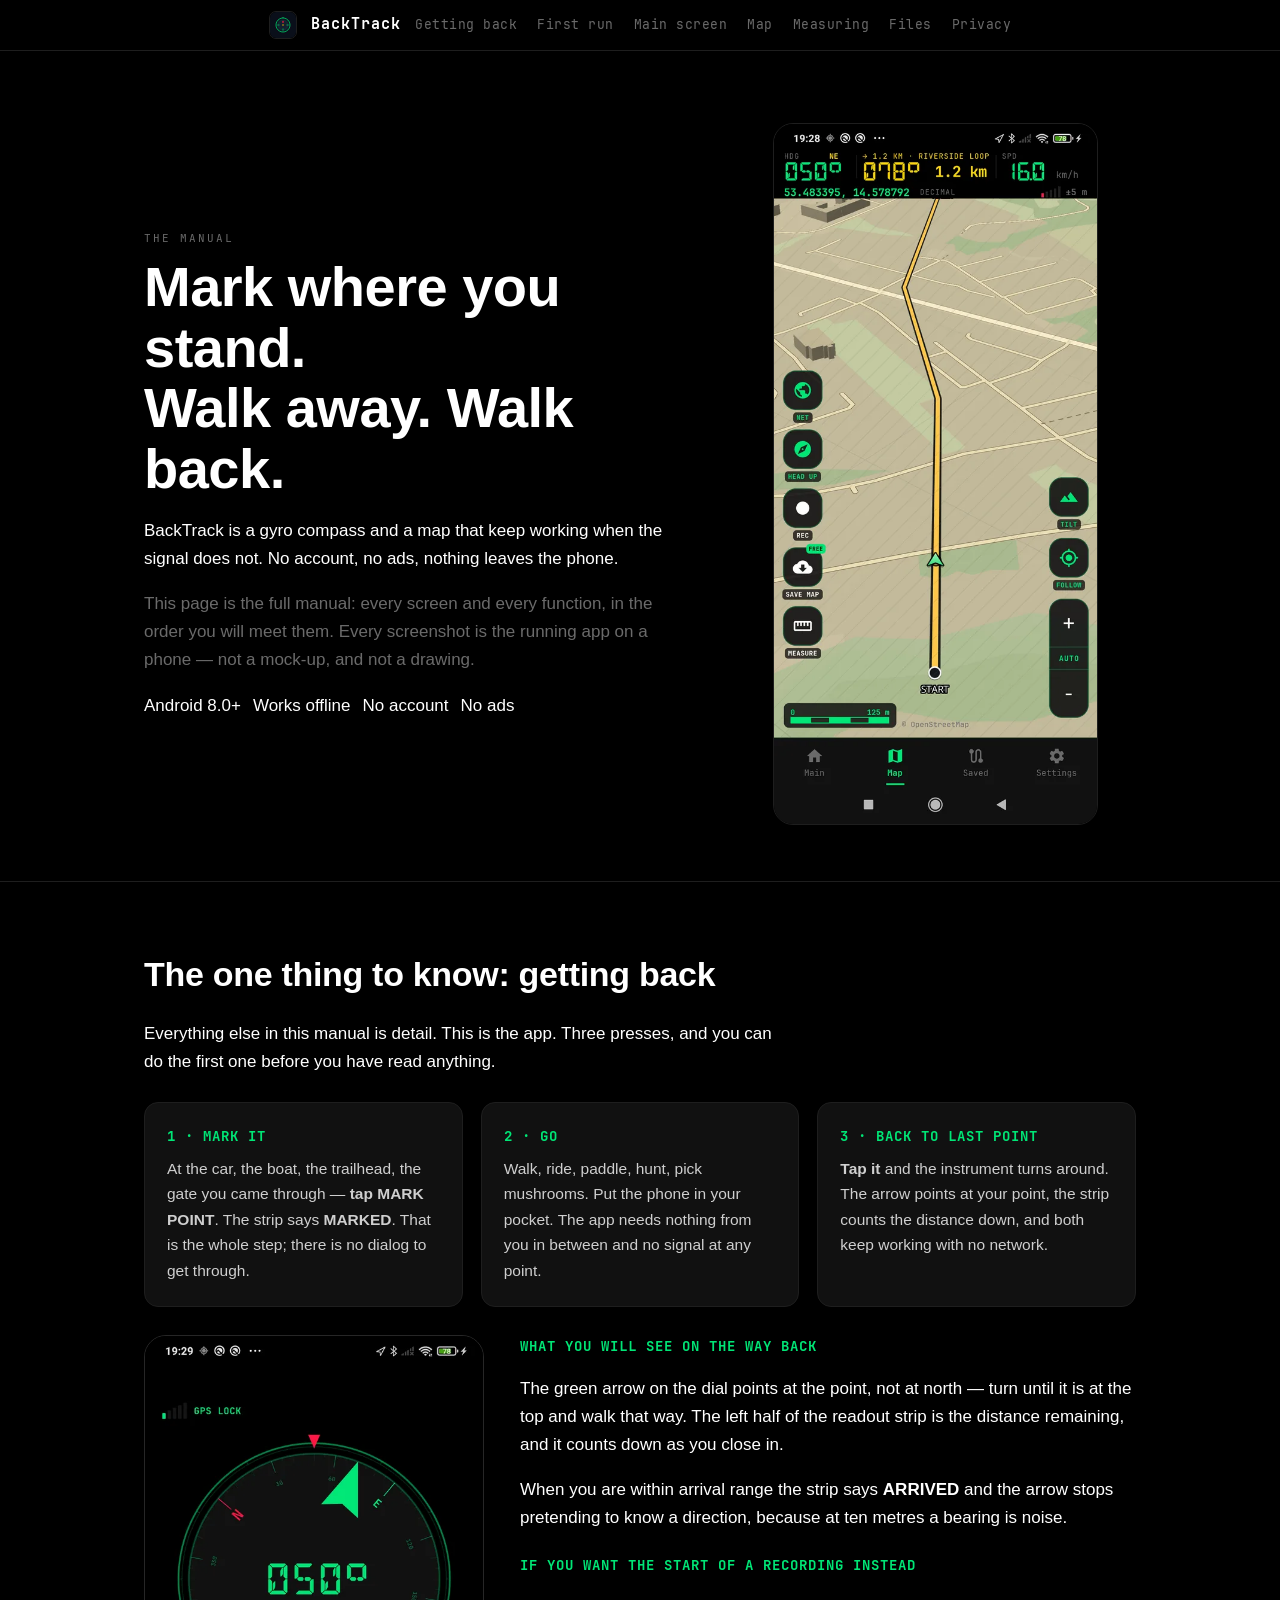
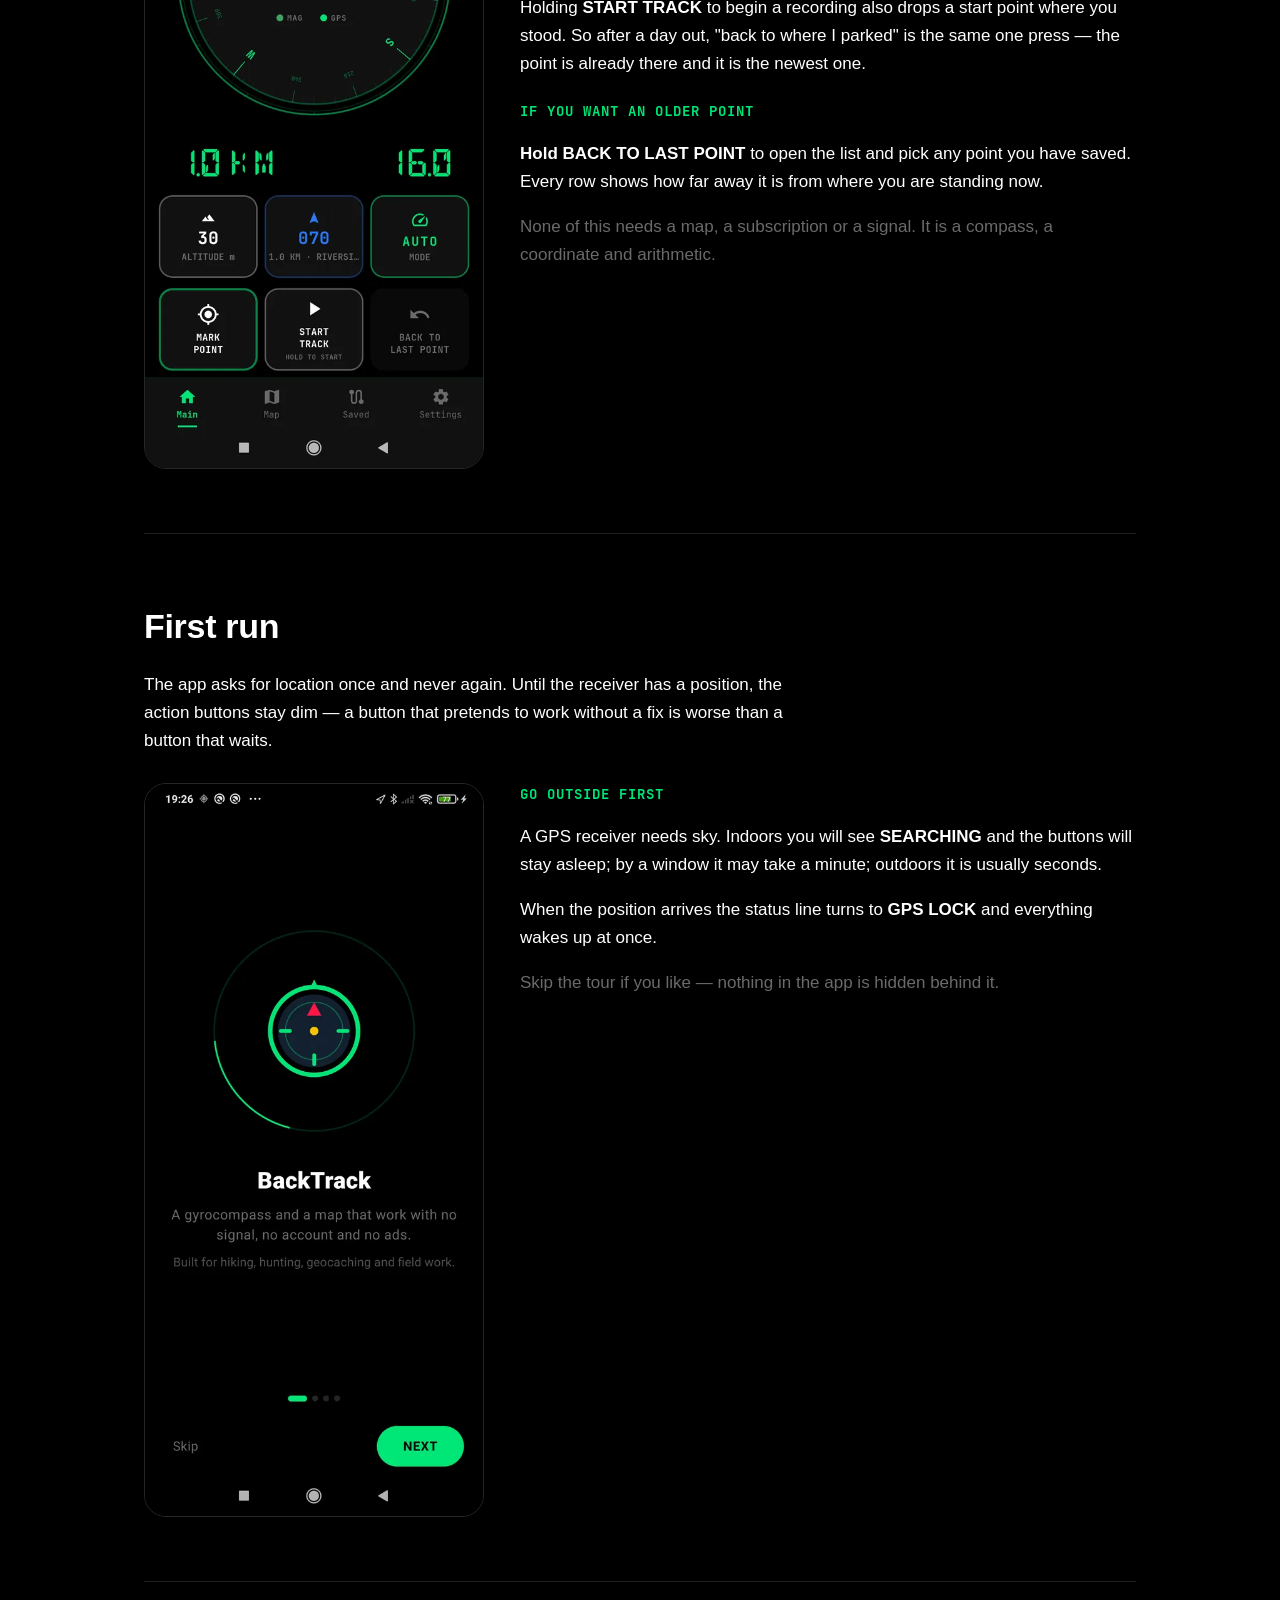
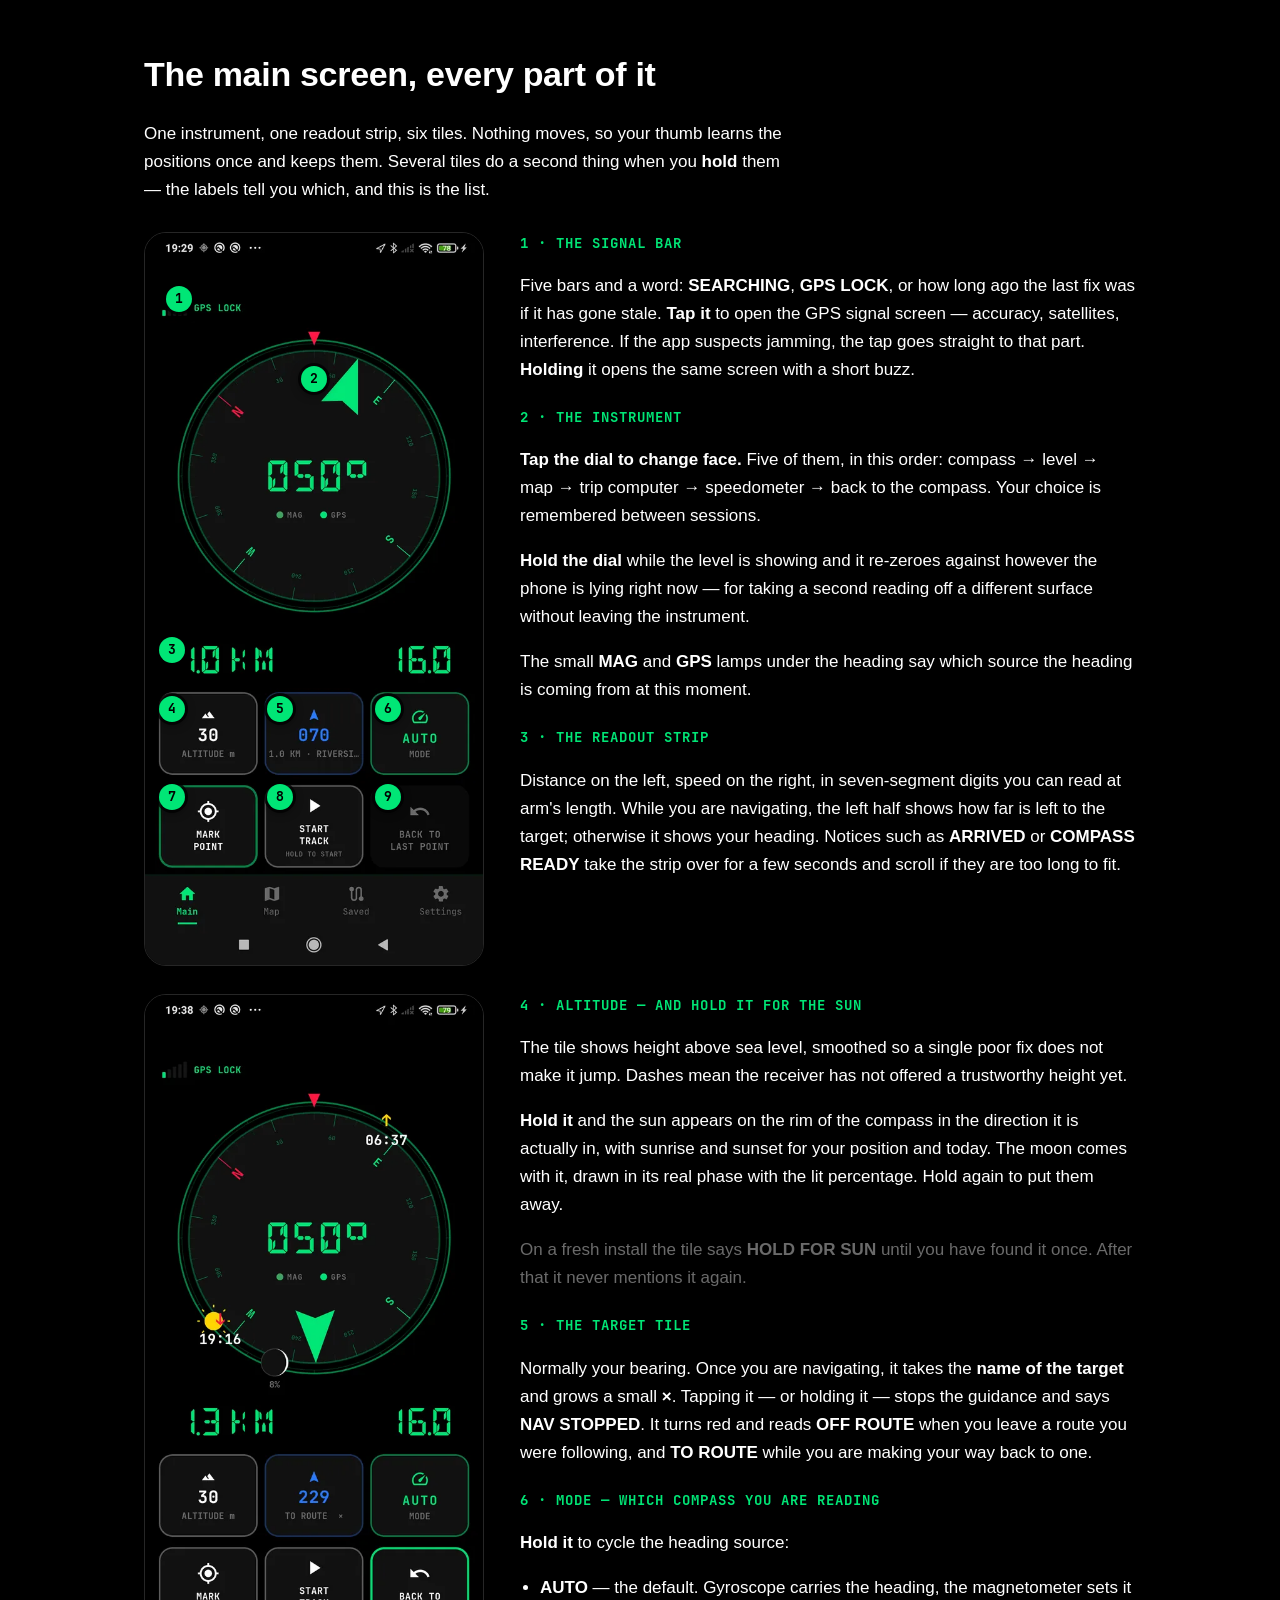
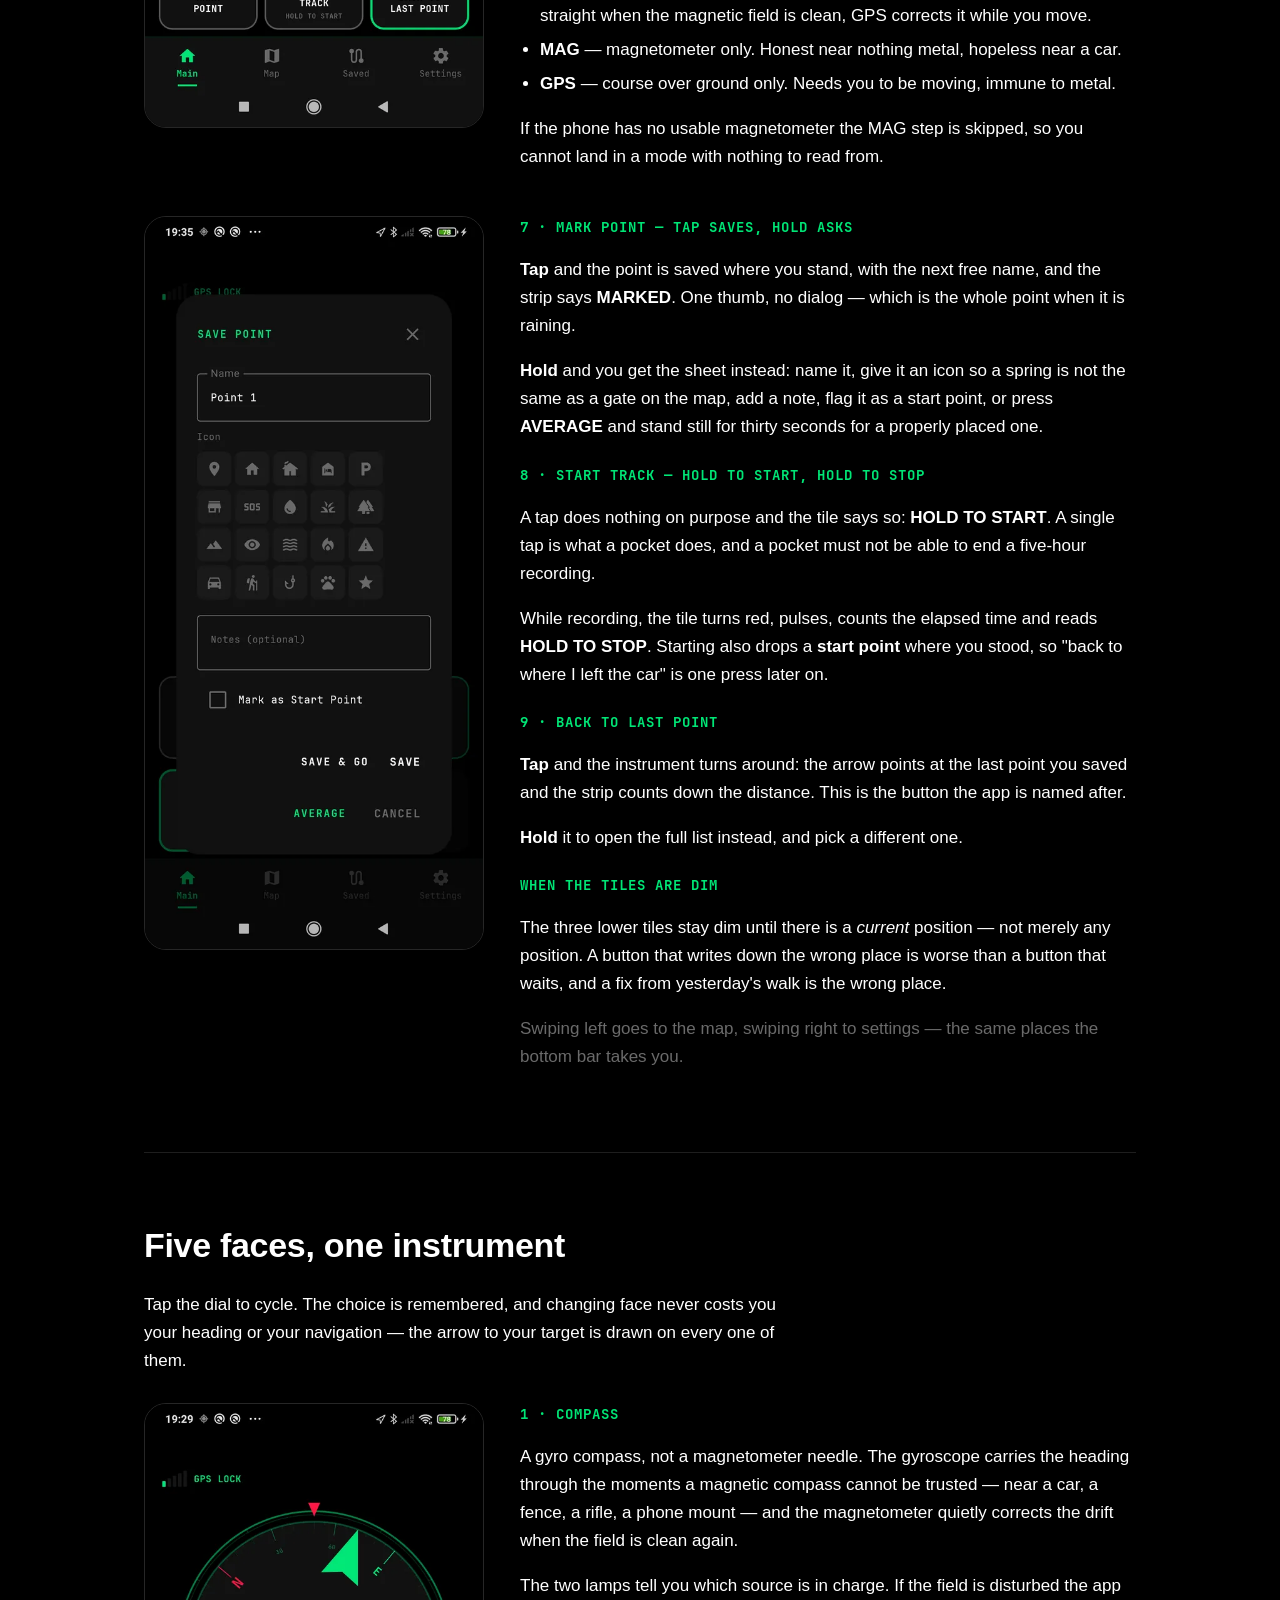
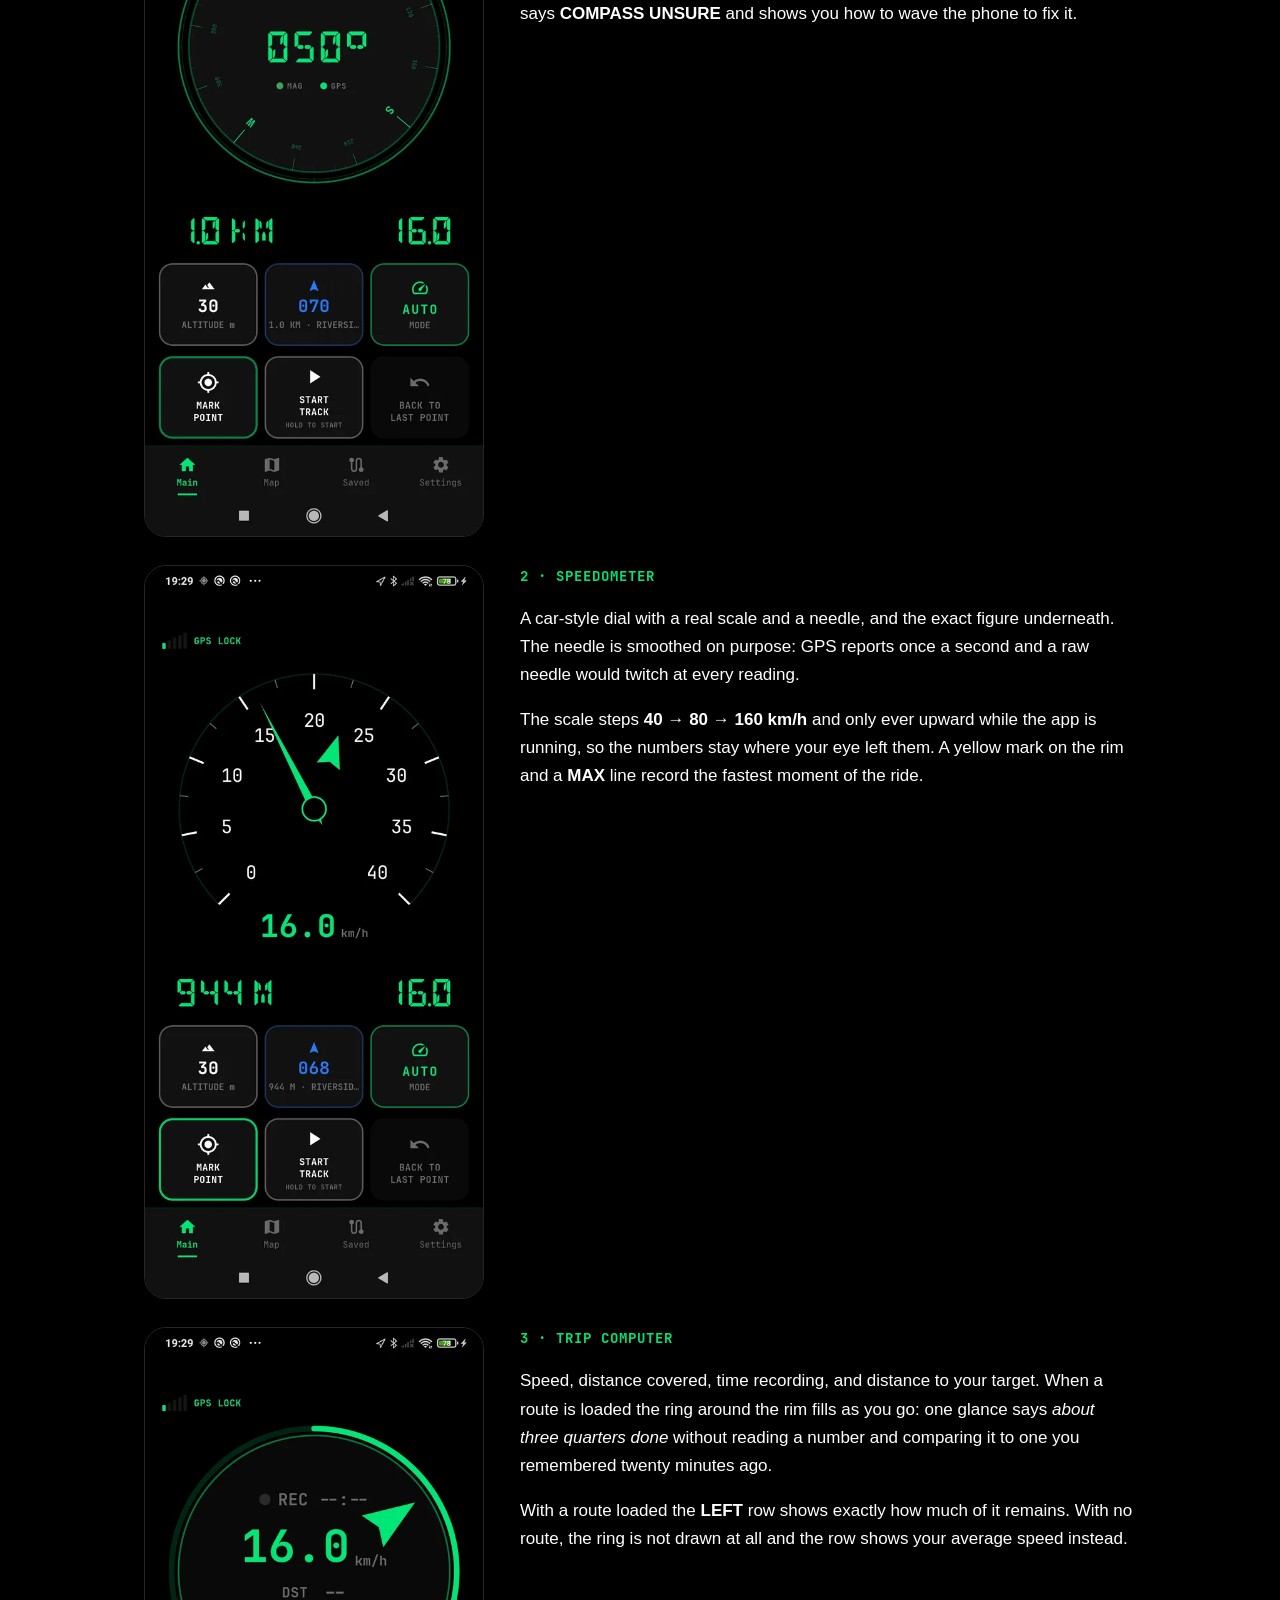
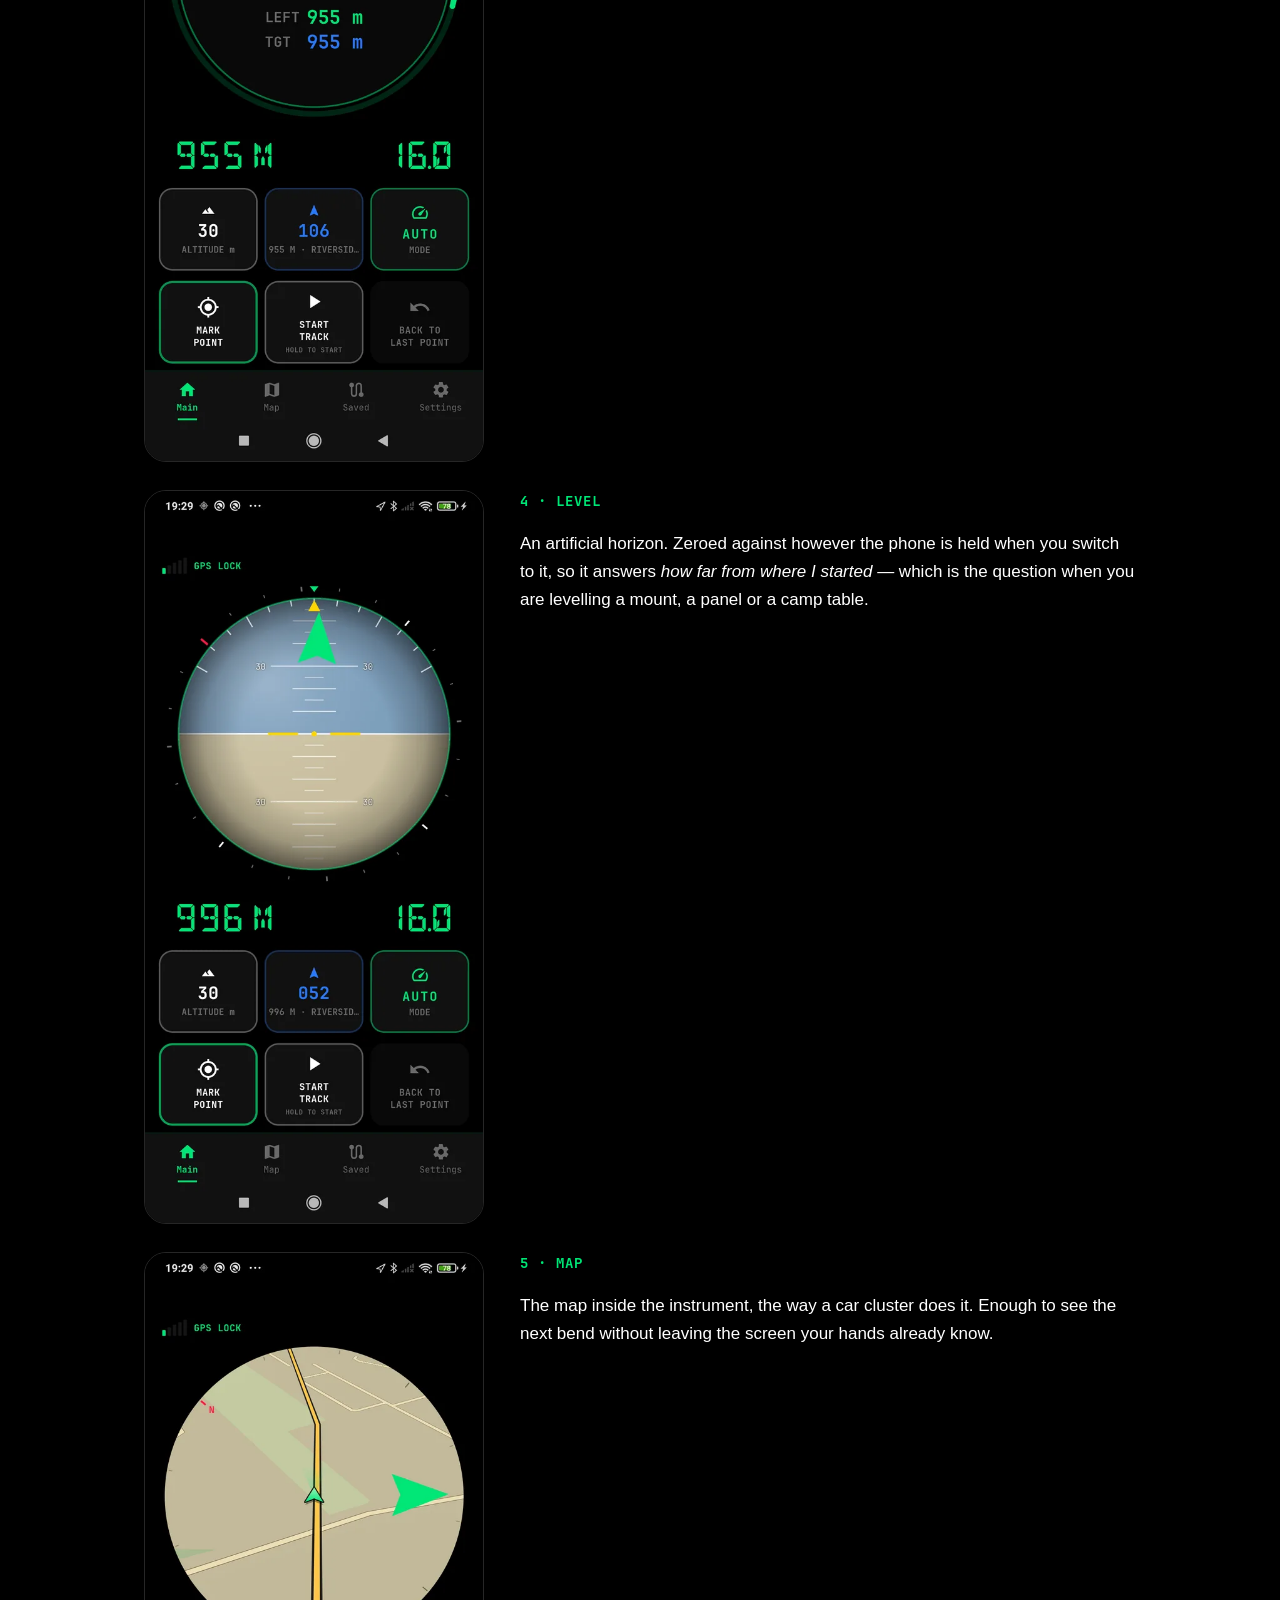
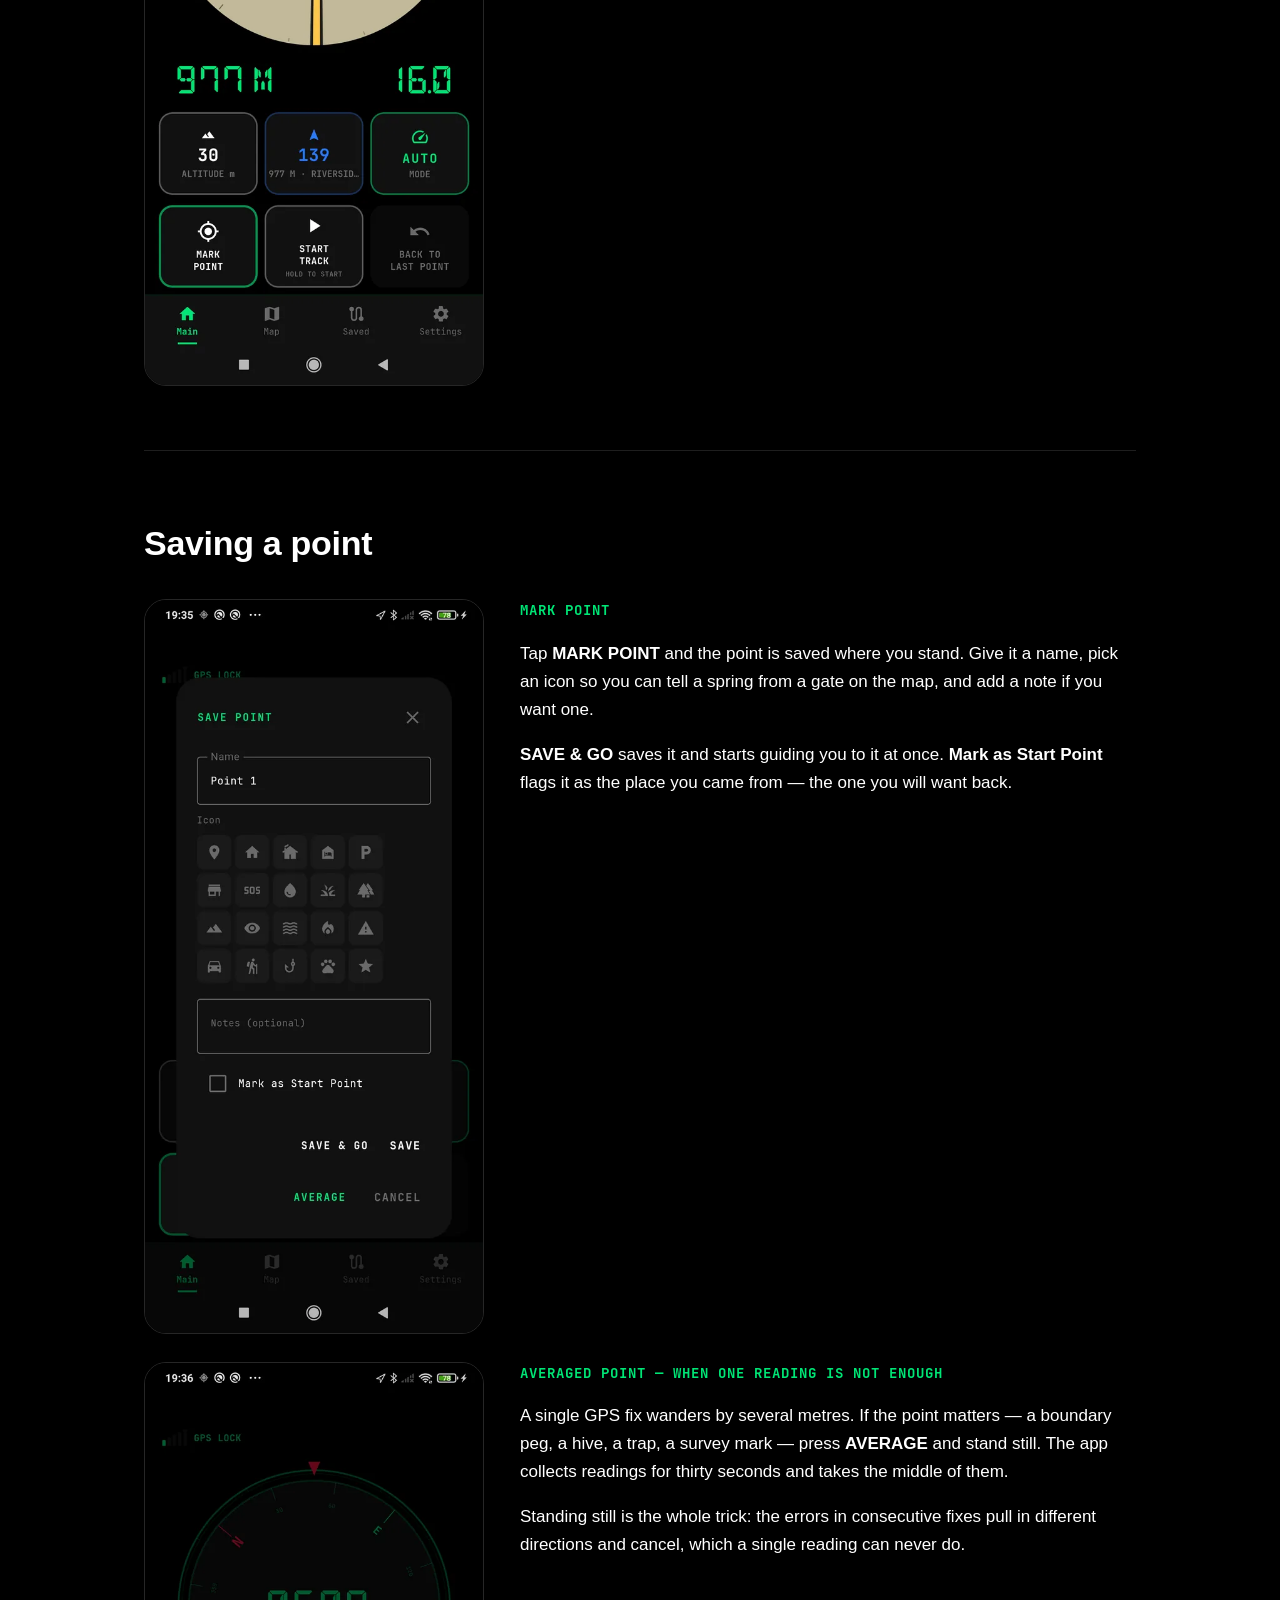
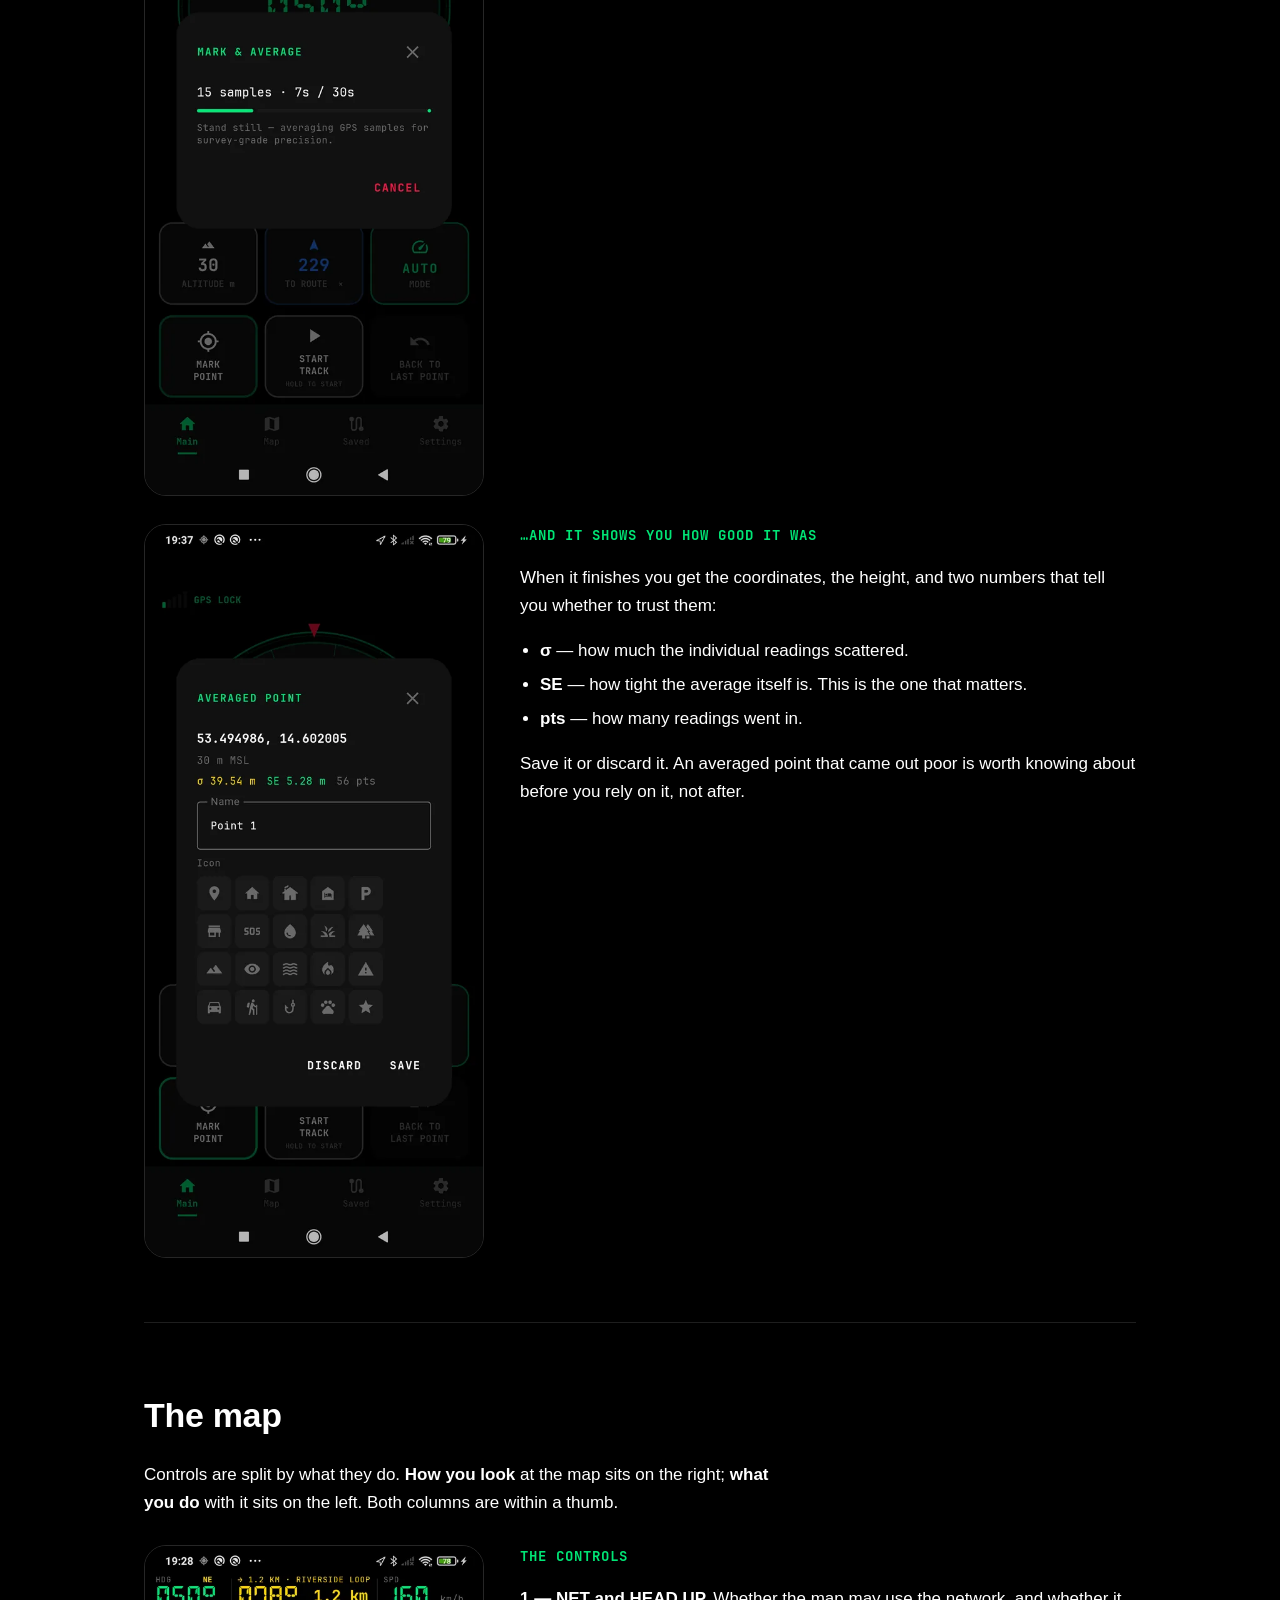
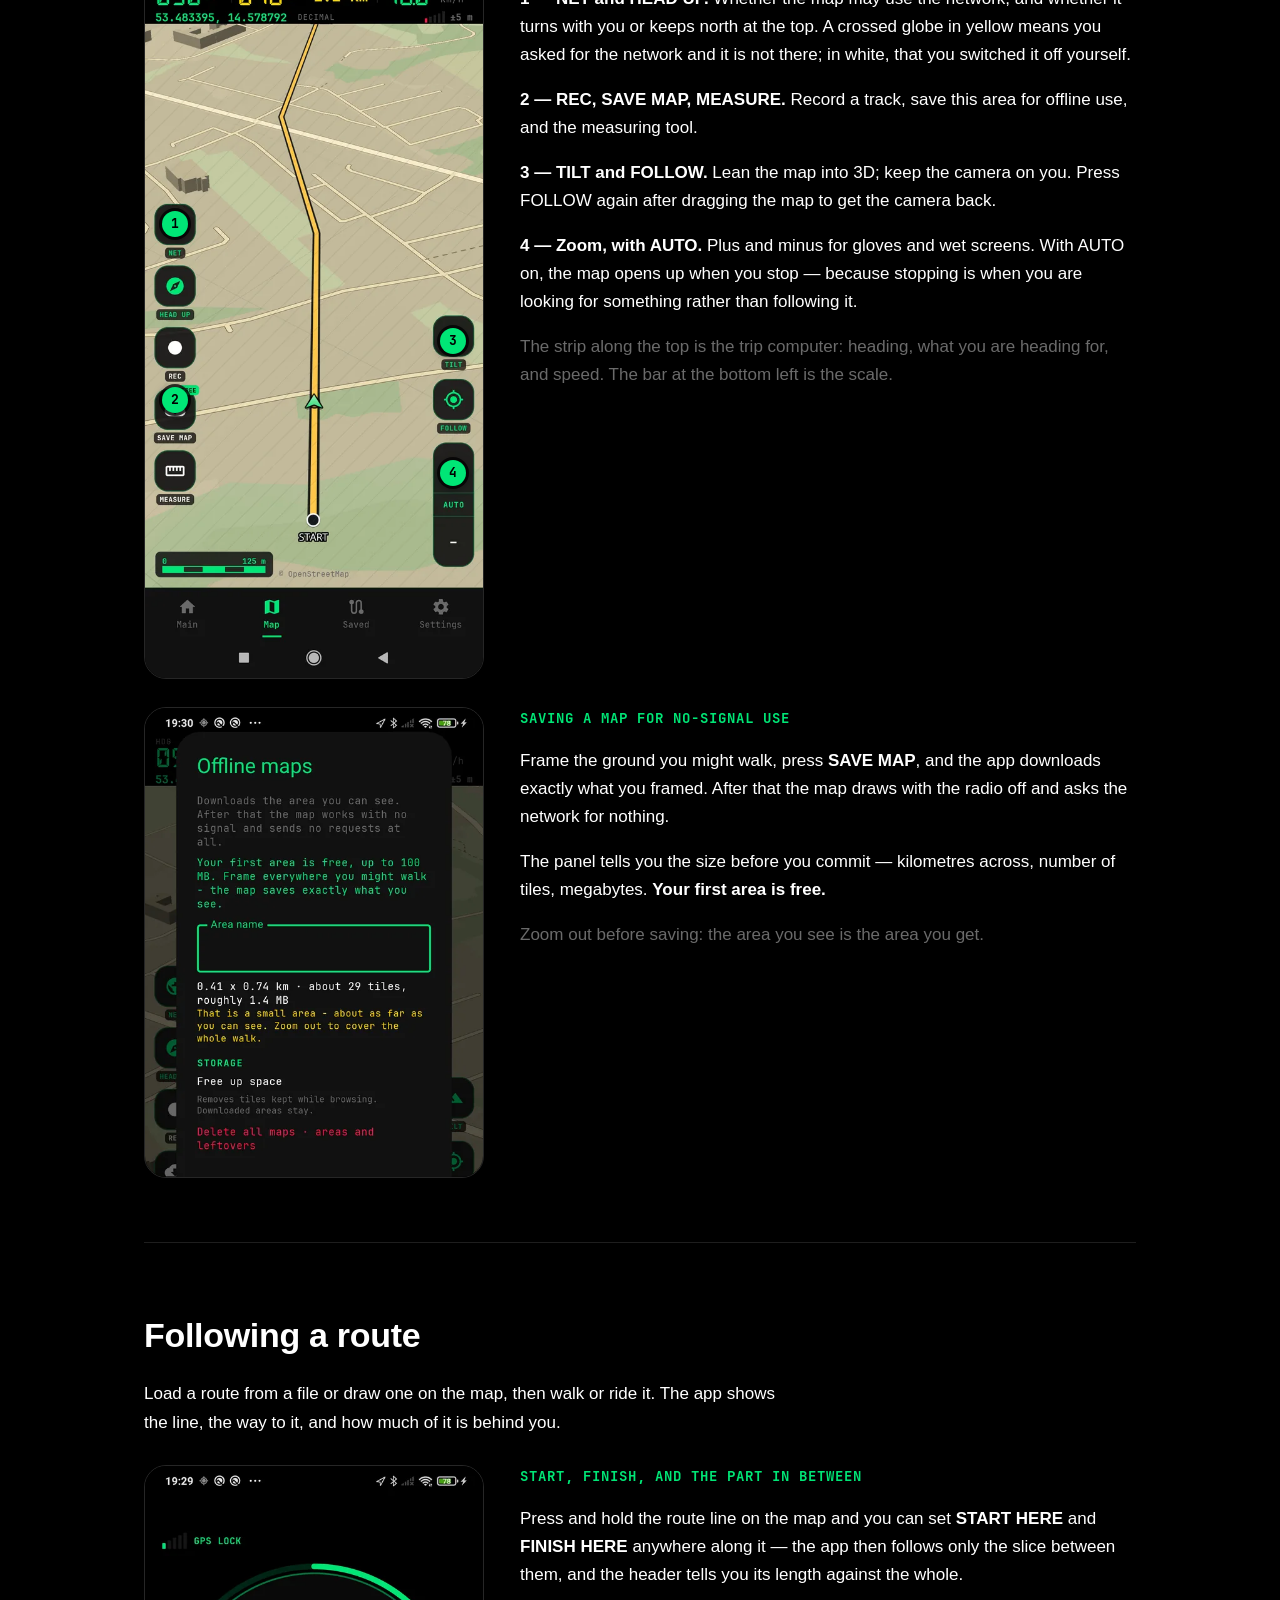
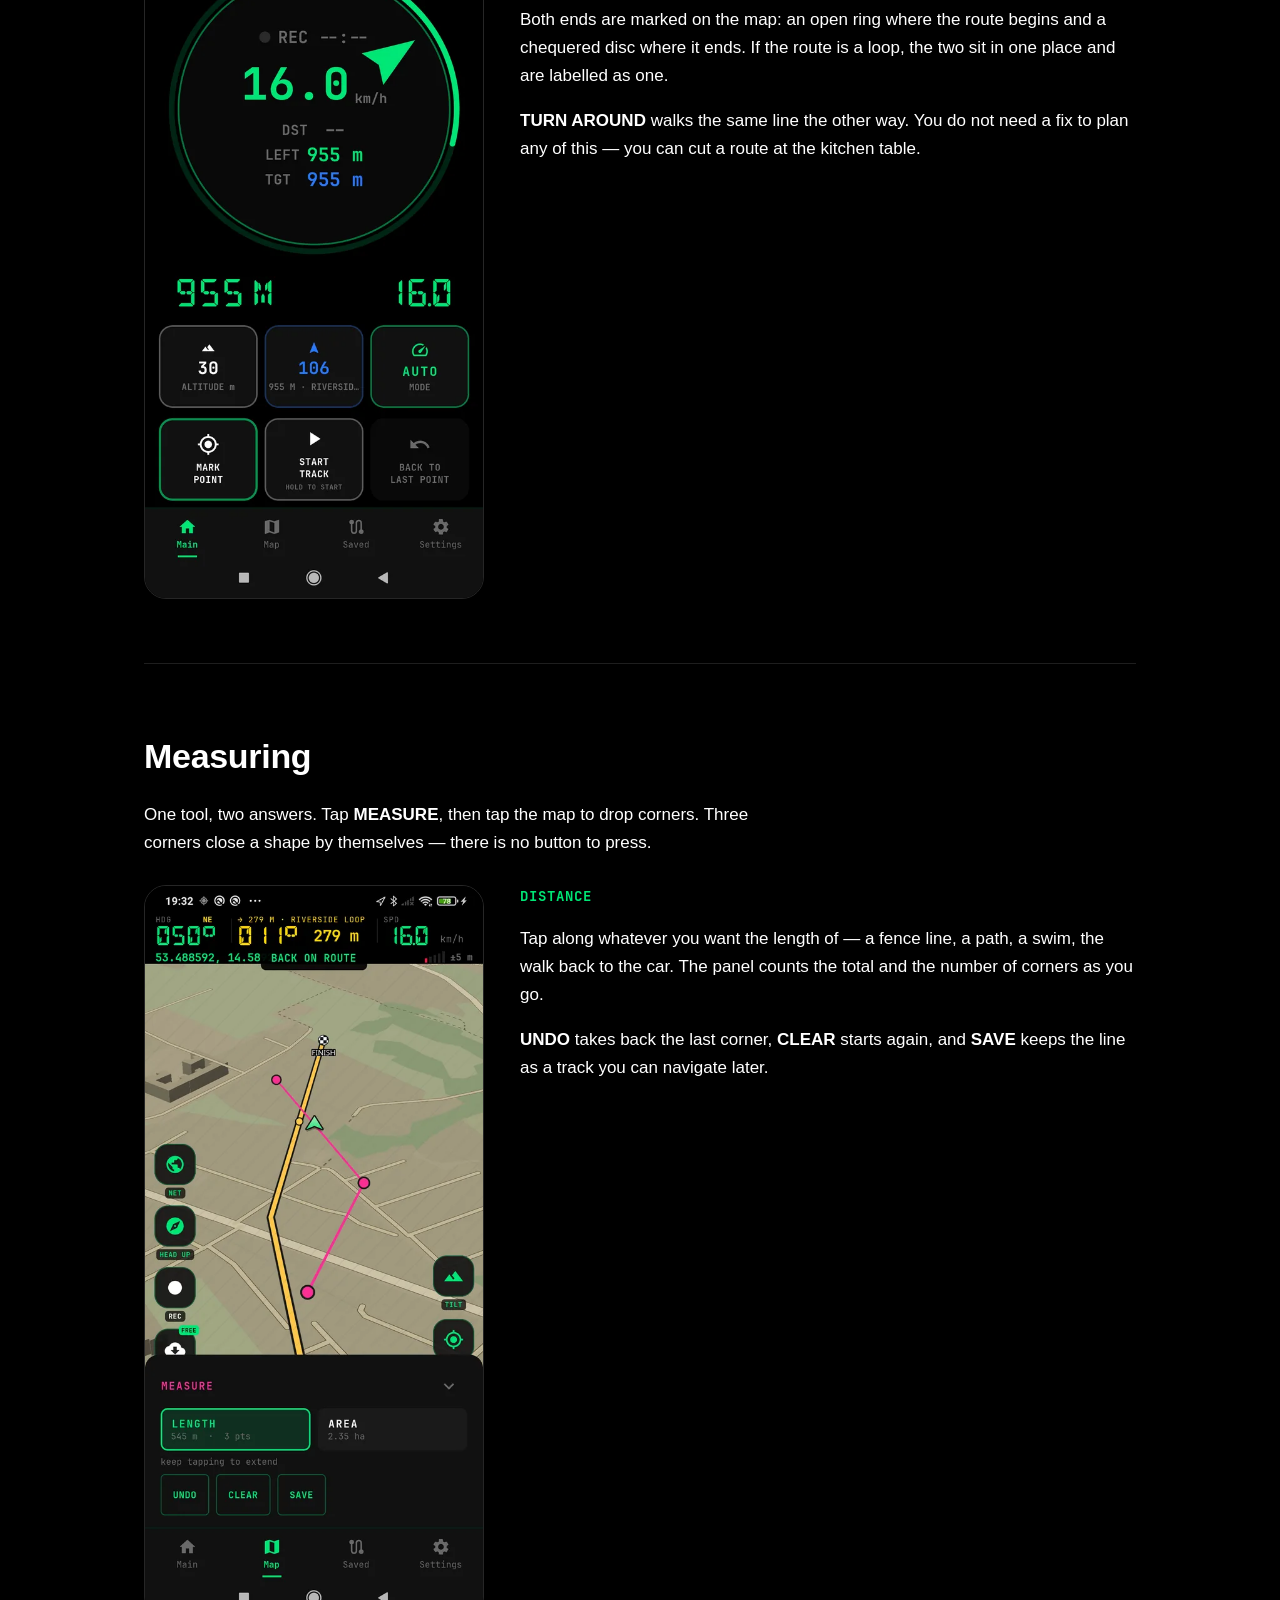
<file: index.html>
<!DOCTYPE html>
<html lang="en">
<head>
<meta charset="utf-8">
<meta name="viewport" content="width=device-width, initial-scale=1">
<title>BackTrack — the manual. Offline GPS compass, routes, tracks and measuring.</title>
<meta name="description" content="The full manual for BackTrack: every screen and every function explained, with screenshots. Offline GPS compass, route following, track recording, distance and area measuring, GPX/KML import and export. No signal, no account, no ads.">
<link rel="icon" type="image/svg+xml" href="assets/logo.svg">
<link rel="icon" type="image/png" sizes="32x32" href="assets/favicon-32.png">
<link rel="stylesheet" href="style.css">
<link rel="canonical" href="https://j1nek.github.io/backtrack-site/">
<meta name="robots" content="index, follow, max-image-preview:large">
<meta name="theme-color" content="#000000">
<link rel="apple-touch-icon" href="assets/logo-192.png">

<meta property="og:type" content="website">
<meta property="og:site_name" content="BackTrack">
<meta property="og:locale" content="en">
<meta property="og:url" content="https://j1nek.github.io/backtrack-site/">
<meta property="og:title" content="BackTrack — the manual">
<meta property="og:description" content="Every screen and every function explained, with screenshots. Works with no signal, no account and no ads.">
<meta property="og:image" content="https://j1nek.github.io/backtrack-site/assets/social-card.png">
<meta property="og:image:width" content="1200">
<meta property="og:image:height" content="630">
<meta property="og:image:alt" content="BackTrack — offline GPS navigator for Android">
<meta name="twitter:card" content="summary_large_image">
<meta name="twitter:title" content="BackTrack — the manual">
<meta name="twitter:description" content="Every screen and every function explained, with screenshots.">
<meta name="twitter:image" content="https://j1nek.github.io/backtrack-site/assets/social-card.png">

<script type="application/ld+json">
{
  "@context": "https://schema.org",
  "@type": "SoftwareApplication",
  "name": "BackTrack",
  "operatingSystem": "Android 8.0+",
  "applicationCategory": "TravelApplication",
  "applicationSubCategory": "Navigation",
  "offers": { "@type": "Offer", "price": "0", "priceCurrency": "USD" },
  "description": "Offline GPS compass, waypoints, route following, track recording and field measuring for Android."
}
</script>
</head>
<body>

<header class="appbar">
  <div class="wrap">
    <img src="assets/logo.svg" alt="" width="28" height="28">
    <span class="appname">BackTrack</span>
    <nav>
      <a href="#back">Getting back</a>
      <a href="#start">First run</a>
      <a href="#main">Main screen</a>
      <a href="#map">Map</a>
      <a href="#measure">Measuring</a>
      <a href="#files">Files</a>
      <a href="privacy.html">Privacy</a>
    </nav>
  </div>
</header>

<!-- ───────────────────────── HERO ───────────────────────── -->
<section class="hero">
  <div class="wrap hero-grid">
    <div>
      <p class="kicker">THE MANUAL</p>
      <h1>Mark where you stand.<br>Walk away. Walk back.</h1>
      <p>BackTrack is a gyro compass and a map that keep working when the signal does not.
         No account, no ads, nothing leaves the phone.</p>
      <p class="muted">This page is the full manual: every screen and every function, in the order
         you will meet them. Every screenshot is the running app on a phone — not a mock-up,
         and not a drawing.</p>
      <div class="badges">
        <span>Android 8.0+</span>
        <span>Works offline</span>
        <span>No account</span>
        <span>No ads</span>
      </div>
    </div>
    <div class="hero-shot">
      <img src="assets/shots/map.webp" width="540" height="1170"
           alt="BackTrack map screen: a planned route drawn in yellow with a START marker, the position chevron on the line, camera controls on the right and tools on the left.">
    </div>
  </div>
</section>

<main class="wrap">

<!-- ───────────────────────── THE ONE PROCEDURE ───────────────────────── -->
<section id="back">
  <h2>The one thing to know: getting back</h2>
  <p>Everything else in this manual is detail. This is the app. Three presses, and you can do
     the first one before you have read anything.</p>

  <div class="cards">
    <div class="card">
      <h4>1 · MARK IT</h4>
      <p>At the car, the boat, the trailhead, the gate you came through — <b>tap MARK
         POINT</b>. The strip says <b>MARKED</b>. That is the whole step; there is no dialog to
         get through.</p>
    </div>
    <div class="card">
      <h4>2 · GO</h4>
      <p>Walk, ride, paddle, hunt, pick mushrooms. Put the phone in your pocket. The app needs
         nothing from you in between and no signal at any point.</p>
    </div>
    <div class="card">
      <h4>3 · BACK TO LAST POINT</h4>
      <p><b>Tap it</b> and the instrument turns around. The arrow points at your point, the
         strip counts the distance down, and both keep working with no network.</p>
    </div>
  </div>

  <div class="shot">
    <div class="frame">
      <img src="assets/shots/compass.webp" width="540" height="1170"
           alt="Main screen with the arrow pointing towards the saved point and the distance counting down on the readout strip.">
    </div>
    <div>
      <h3>What you will see on the way back</h3>
      <p>The green arrow on the dial points at the point, not at north — turn until it is at
         the top and walk that way. The left half of the readout strip is the distance
         remaining, and it counts down as you close in.</p>
      <p>When you are within arrival range the strip says <b>ARRIVED</b> and the arrow stops
         pretending to know a direction, because at ten metres a bearing is noise.</p>
      <h3>If you want the start of a recording instead</h3>
      <p>Holding <b>START TRACK</b> to begin a recording also drops a start point where you
         stood. So after a day out, "back to where I parked" is the same one press — the point
         is already there and it is the newest one.</p>
      <h3>If you want an older point</h3>
      <p><b>Hold BACK TO LAST POINT</b> to open the list and pick any point you have saved.
         Every row shows how far away it is from where you are standing now.</p>
      <p class="muted">None of this needs a map, a subscription or a signal. It is a compass, a
         coordinate and arithmetic.</p>
    </div>
  </div>
</section>

<!-- ───────────────────────── FIRST RUN ───────────────────────── -->
<section id="start">
  <h2>First run</h2>
  <p>The app asks for location once and never again. Until the receiver has a position, the
     action buttons stay dim — a button that pretends to work without a fix is worse than a
     button that waits.</p>

  <div class="shot">
    <div class="frame">
      <img src="assets/shots/welcome.webp" width="540" height="1170"
           alt="BackTrack welcome screen with the app logo and a one-line description.">
    </div>
    <div>
      <h3>Go outside first</h3>
      <p>A GPS receiver needs sky. Indoors you will see <b>SEARCHING</b> and the buttons will
         stay asleep; by a window it may take a minute; outdoors it is usually seconds.</p>
      <p>When the position arrives the status line turns to <b>GPS LOCK</b> and everything
         wakes up at once.</p>
      <p class="muted">Skip the tour if you like — nothing in the app is hidden behind it.</p>
    </div>
  </div>
</section>

<!-- ───────────────────────── MAIN SCREEN ───────────────────────── -->
<section id="main">
  <h2>The main screen, every part of it</h2>
  <p>One instrument, one readout strip, six tiles. Nothing moves, so your thumb learns the
     positions once and keeps them. Several tiles do a second thing when you <b>hold</b> them —
     the labels tell you which, and this is the list.</p>

  <div class="shot">
    <div class="frame">
      <img src="assets/shots/compass.webp" width="540" height="1170"
           alt="Main screen with the compass face, the readout strip and six tiles, numbered one to nine.">
      <span class="pin" style="left:10%; top:9%">1</span>
      <span class="pin" style="left:50%; top:20%">2</span>
      <span class="pin" style="left:8%; top:57%">3</span>
      <span class="pin" style="left:8%;  top:65%">4</span>
      <span class="pin" style="left:40%; top:65%">5</span>
      <span class="pin" style="left:72%; top:65%">6</span>
      <span class="pin" style="left:8%;  top:77%">7</span>
      <span class="pin" style="left:40%; top:77%">8</span>
      <span class="pin" style="left:72%; top:77%">9</span>
    </div>
    <div>
      <h3>1 · The signal bar</h3>
      <p>Five bars and a word: <b>SEARCHING</b>, <b>GPS LOCK</b>, or how long ago the last fix
         was if it has gone stale. <b>Tap it</b> to open the GPS signal screen — accuracy,
         satellites, interference. If the app suspects jamming, the tap goes straight to that
         part. <b>Holding</b> it opens the same screen with a short buzz.</p>

      <h3>2 · The instrument</h3>
      <p><b>Tap the dial to change face.</b> Five of them, in this order: compass → level →
         map → trip computer → speedometer → back to the compass. Your choice is remembered
         between sessions.</p>
      <p><b>Hold the dial</b> while the level is showing and it re-zeroes against however the
         phone is lying right now — for taking a second reading off a different surface
         without leaving the instrument.</p>
      <p>The small <b>MAG</b> and <b>GPS</b> lamps under the heading say which source the
         heading is coming from at this moment.</p>

      <h3>3 · The readout strip</h3>
      <p>Distance on the left, speed on the right, in seven-segment digits you can read at
         arm's length. While you are navigating, the left half shows how far is left to the
         target; otherwise it shows your heading. Notices such as <b>ARRIVED</b> or
         <b>COMPASS READY</b> take the strip over for a few seconds and scroll if they are too
         long to fit.</p>
    </div>
  </div>

  <div class="shot">
    <div class="frame">
      <img src="assets/shots/sun-moon.webp" width="540" height="1170"
           alt="Main screen with the sun marker on the compass rim, sunrise and sunset times, and the moon in its real phase.">
    </div>
    <div>
      <h3>4 · ALTITUDE — and hold it for the sun</h3>
      <p>The tile shows height above sea level, smoothed so a single poor fix does not make it
         jump. Dashes mean the receiver has not offered a trustworthy height yet.</p>
      <p><b>Hold it</b> and the sun appears on the rim of the compass in the direction it is
         actually in, with sunrise and sunset for your position and today. The moon comes with
         it, drawn in its real phase with the lit percentage. Hold again to put them away.</p>
      <p class="muted">On a fresh install the tile says <b>HOLD FOR SUN</b> until you have
         found it once. After that it never mentions it again.</p>

      <h3>5 · The target tile</h3>
      <p>Normally your bearing. Once you are navigating, it takes the <b>name of the target</b>
         and grows a small <b>×</b>. Tapping it — or holding it — stops the guidance and says
         <b>NAV STOPPED</b>. It turns red and reads <b>OFF ROUTE</b> when you leave a route you
         were following, and <b>TO ROUTE</b> while you are making your way back to one.</p>

      <h3>6 · MODE — which compass you are reading</h3>
      <p><b>Hold it</b> to cycle the heading source:</p>
      <ul>
        <li><b>AUTO</b> — the default. Gyroscope carries the heading, the magnetometer sets it
            straight when the magnetic field is clean, GPS corrects it while you move.</li>
        <li><b>MAG</b> — magnetometer only. Honest near nothing metal, hopeless near a car.</li>
        <li><b>GPS</b> — course over ground only. Needs you to be moving, immune to metal.</li>
      </ul>
      <p>If the phone has no usable magnetometer the MAG step is skipped, so you cannot land in
         a mode with nothing to read from.</p>
    </div>
  </div>

  <div class="shot">
    <div class="frame">
      <img src="assets/shots/save-point.webp" width="540" height="1170"
           alt="Save point sheet opened by holding MARK POINT: name, icons, notes, and the SAVE, SAVE &amp; GO and AVERAGE buttons.">
    </div>
    <div>
      <h3>7 · MARK POINT — tap saves, hold asks</h3>
      <p><b>Tap</b> and the point is saved where you stand, with the next free name, and the
         strip says <b>MARKED</b>. One thumb, no dialog — which is the whole point when it is
         raining.</p>
      <p><b>Hold</b> and you get the sheet instead: name it, give it an icon so a spring is not
         the same as a gate on the map, add a note, flag it as a start point, or press
         <b>AVERAGE</b> and stand still for thirty seconds for a properly placed one.</p>

      <h3>8 · START TRACK — hold to start, hold to stop</h3>
      <p>A tap does nothing on purpose and the tile says so: <b>HOLD TO START</b>. A single tap
         is what a pocket does, and a pocket must not be able to end a five-hour recording.</p>
      <p>While recording, the tile turns red, pulses, counts the elapsed time and reads
         <b>HOLD TO STOP</b>. Starting also drops a <b>start point</b> where you stood, so
         "back to where I left the car" is one press later on.</p>

      <h3>9 · BACK TO LAST POINT</h3>
      <p><b>Tap</b> and the instrument turns around: the arrow points at the last point you
         saved and the strip counts down the distance. This is the button the app is named
         after.</p>
      <p><b>Hold</b> it to open the full list instead, and pick a different one.</p>

      <h3>When the tiles are dim</h3>
      <p>The three lower tiles stay dim until there is a <i>current</i> position — not merely
         any position. A button that writes down the wrong place is worse than a button that
         waits, and a fix from yesterday's walk is the wrong place.</p>
      <p class="muted">Swiping left goes to the map, swiping right to settings — the same
         places the bottom bar takes you.</p>
    </div>
  </div>
</section>

<!-- ───────────────────────── FACES ───────────────────────── -->
<section id="faces">
  <h2>Five faces, one instrument</h2>
  <p>Tap the dial to cycle. The choice is remembered, and changing face never costs you your
     heading or your navigation — the arrow to your target is drawn on every one of them.</p>

  <div class="shot">
    <div class="frame">
      <img src="assets/shots/compass.webp" width="540" height="1170"
           alt="Compass face showing heading 050 degrees with the target arrow.">
    </div>
    <div>
      <h3>1 · Compass</h3>
      <p>A gyro compass, not a magnetometer needle. The gyroscope carries the heading through
         the moments a magnetic compass cannot be trusted — near a car, a fence, a rifle, a
         phone mount — and the magnetometer quietly corrects the drift when the field is clean
         again.</p>
      <p>The two lamps tell you which source is in charge. If the field is disturbed the app
         says <b>COMPASS UNSURE</b> and shows you how to wave the phone to fix it.</p>
    </div>
  </div>

  <div class="shot">
    <div class="frame">
      <img src="assets/shots/speedo.webp" width="540" height="1170"
           alt="Speedometer face: a 270 degree scale from 0 to 40 km/h with a needle, the exact speed in digits below and a peak marker.">
    </div>
    <div>
      <h3>2 · Speedometer</h3>
      <p>A car-style dial with a real scale and a needle, and the exact figure underneath.
         The needle is smoothed on purpose: GPS reports once a second and a raw needle would
         twitch at every reading.</p>
      <p>The scale steps <b>40 → 80 → 160 km/h</b> and only ever upward while the app is
         running, so the numbers stay where your eye left them. A yellow mark on the rim and
         a <b>MAX</b> line record the fastest moment of the ride.</p>
    </div>
  </div>

  <div class="shot">
    <div class="frame">
      <img src="assets/shots/trip.webp" width="540" height="1170"
           alt="Trip computer face: speed in large digits, DST, LEFT and TGT rows, and a green arc around the rim showing progress along the route.">
    </div>
    <div>
      <h3>3 · Trip computer</h3>
      <p>Speed, distance covered, time recording, and distance to your target. When a route is
         loaded the ring around the rim fills as you go: one glance says <i>about three
         quarters done</i> without reading a number and comparing it to one you remembered
         twenty minutes ago.</p>
      <p>With a route loaded the <b>LEFT</b> row shows exactly how much of it remains. With no
         route, the ring is not drawn at all and the row shows your average speed instead.</p>
    </div>
  </div>

  <div class="shot">
    <div class="frame">
      <img src="assets/shots/level.webp" width="540" height="1170"
           alt="Artificial horizon face showing pitch and roll against a blue and sand background.">
    </div>
    <div>
      <h3>4 · Level</h3>
      <p>An artificial horizon. Zeroed against however the phone is held when you switch to it,
         so it answers <i>how far from where I started</i> — which is the question when you are
         levelling a mount, a panel or a camp table.</p>
    </div>
  </div>

  <div class="shot">
    <div class="frame">
      <img src="assets/shots/dial-map.webp" width="540" height="1170"
           alt="Map face: a small live map inside the instrument circle with the route and the position chevron.">
    </div>
    <div>
      <h3>5 · Map</h3>
      <p>The map inside the instrument, the way a car cluster does it. Enough to see the next
         bend without leaving the screen your hands already know.</p>
    </div>
  </div>
</section>

<!-- ───────────────────────── POINTS ───────────────────────── -->
<section id="points">
  <h2>Saving a point</h2>

  <div class="shot">
    <div class="frame">
      <img src="assets/shots/save-point.webp" width="540" height="1170"
           alt="Save point sheet: name field, a grid of icons, notes, a start point checkbox and the SAVE, SAVE &amp; GO and AVERAGE buttons.">
    </div>
    <div>
      <h3>Mark point</h3>
      <p>Tap <b>MARK POINT</b> and the point is saved where you stand. Give it a name, pick an
         icon so you can tell a spring from a gate on the map, and add a note if you want one.</p>
      <p><b>SAVE &amp; GO</b> saves it and starts guiding you to it at once. <b>Mark as Start
         Point</b> flags it as the place you came from — the one you will want back.</p>
    </div>
  </div>

  <div class="shot">
    <div class="frame">
      <img src="assets/shots/averaging.webp" width="540" height="1170"
           alt="Averaging in progress: MARK &amp; AVERAGE panel counting 15 samples over 7 of 30 seconds with a progress bar.">
    </div>
    <div>
      <h3>Averaged point — when one reading is not enough</h3>
      <p>A single GPS fix wanders by several metres. If the point matters — a boundary peg, a
         hive, a trap, a survey mark — press <b>AVERAGE</b> and stand still. The app collects
         readings for thirty seconds and takes the middle of them.</p>
      <p>Standing still is the whole trick: the errors in consecutive fixes pull in different
         directions and cancel, which a single reading can never do.</p>
    </div>
  </div>

  <div class="shot">
    <div class="frame">
      <img src="assets/shots/averaged.webp" width="540" height="1170"
           alt="Averaged point result showing coordinates, altitude, sigma 39.54 m, standard error 5.28 m and 56 samples.">
    </div>
    <div>
      <h3>…and it shows you how good it was</h3>
      <p>When it finishes you get the coordinates, the height, and two numbers that tell you
         whether to trust them:</p>
      <ul>
        <li><b>σ</b> — how much the individual readings scattered.</li>
        <li><b>SE</b> — how tight the average itself is. This is the one that matters.</li>
        <li><b>pts</b> — how many readings went in.</li>
      </ul>
      <p>Save it or discard it. An averaged point that came out poor is worth knowing about
         before you rely on it, not after.</p>
    </div>
  </div>
</section>

<!-- ───────────────────────── MAP ───────────────────────── -->
<section id="map">
  <h2>The map</h2>
  <p>Controls are split by what they do. <b>How you look</b> at the map sits on the right;
     <b>what you do</b> with it sits on the left. Both columns are within a thumb.</p>

  <div class="shot">
    <div class="frame">
      <img src="assets/shots/map.webp" width="540" height="1170"
           alt="Map screen with a planned route, START marker, position chevron, left tool column and right camera column.">
      <span class="pin" style="left:9%;  top:38%">1</span>
      <span class="pin" style="left:9%;  top:62%">2</span>
      <span class="pin" style="left:91%; top:54%">3</span>
      <span class="pin" style="left:91%; top:72%">4</span>
    </div>
    <div>
      <h3>The controls</h3>
      <p><b>1 — NET and HEAD UP.</b> Whether the map may use the network, and whether it turns
         with you or keeps north at the top. A crossed globe in yellow means you asked for the
         network and it is not there; in white, that you switched it off yourself.</p>
      <p><b>2 — REC, SAVE MAP, MEASURE.</b> Record a track, save this area for offline use,
         and the measuring tool.</p>
      <p><b>3 — TILT and FOLLOW.</b> Lean the map into 3D; keep the camera on you. Press
         FOLLOW again after dragging the map to get the camera back.</p>
      <p><b>4 — Zoom, with AUTO.</b> Plus and minus for gloves and wet screens. With AUTO on,
         the map opens up when you stop — because stopping is when you are looking for
         something rather than following it.</p>
      <p class="muted">The strip along the top is the trip computer: heading, what you are
         heading for, and speed. The bar at the bottom left is the scale.</p>
    </div>
  </div>

  <div class="shot">
    <div class="frame">
      <img src="assets/shots/offline-areas.webp" width="540" height="750"
           alt="Offline maps panel: area name field, the size of the area in kilometres, tile count and estimated megabytes.">
    </div>
    <div>
      <h3>Saving a map for no-signal use</h3>
      <p>Frame the ground you might walk, press <b>SAVE MAP</b>, and the app downloads exactly
         what you framed. After that the map draws with the radio off and asks the network for
         nothing.</p>
      <p>The panel tells you the size before you commit — kilometres across, number of tiles,
         megabytes. <b>Your first area is free.</b></p>
      <p class="muted">Zoom out before saving: the area you see is the area you get.</p>
    </div>
  </div>
</section>

<!-- ───────────────────────── ROUTES ───────────────────────── -->
<section id="routes">
  <h2>Following a route</h2>
  <p>Load a route from a file or draw one on the map, then walk or ride it. The app shows the
     line, the way to it, and how much of it is behind you.</p>

  <div class="shot">
    <div class="frame">
      <img src="assets/shots/trip.webp" width="540" height="1170"
           alt="Trip computer showing LEFT 955 m and the progress ring partly filled.">
    </div>
    <div>
      <h3>Start, finish, and the part in between</h3>
      <p>Press and hold the route line on the map and you can set <b>START HERE</b> and
         <b>FINISH HERE</b> anywhere along it — the app then follows only the slice between
         them, and the header tells you its length against the whole.</p>
      <p>Both ends are marked on the map: an open ring where the route begins and a chequered
         disc where it ends. If the route is a loop, the two sit in one place and are labelled
         as one.</p>
      <p><b>TURN AROUND</b> walks the same line the other way. You do not need a fix to plan
         any of this — you can cut a route at the kitchen table.</p>
    </div>
  </div>
</section>

<!-- ───────────────────────── MEASURING ───────────────────────── -->
<section id="measure">
  <h2>Measuring</h2>
  <p>One tool, two answers. Tap <b>MEASURE</b>, then tap the map to drop corners. Three corners
     close a shape by themselves — there is no button to press.</p>

  <div class="shot">
    <div class="frame">
      <img src="assets/shots/measure-length.webp" width="540" height="1170"
           alt="Measuring a length: a pink line across the map with three vertices and a panel reading 545 m over 3 points.">
    </div>
    <div>
      <h3>Distance</h3>
      <p>Tap along whatever you want the length of — a fence line, a path, a swim, the walk
         back to the car. The panel counts the total and the number of corners as you go.</p>
      <p><b>UNDO</b> takes back the last corner, <b>CLEAR</b> starts again, and <b>SAVE</b>
         keeps the line as a track you can navigate later.</p>
    </div>
  </div>

  <div class="shot">
    <div class="frame">
      <img src="assets/shots/measure-area.webp" width="540" height="1170"
           alt="Measuring an area: a filled pink polygon on the map and a panel reading 3.71 hectares.">
    </div>
    <div>
      <h3>Area</h3>
      <p>Switch the panel to <b>AREA</b> and the same corners become a plot. You get hectares
         (or acres) and the perimeter, and the shape fills in so you can see what you actually
         enclosed.</p>
      <p>Saved plots keep their area. Export them as <b>KML</b> and they stay real areas in
         Google Earth — see below for why the format matters here.</p>
      <p class="muted">If the outline crosses itself there is no single area to report, and
         the app says so rather than inventing a number.</p>
    </div>
  </div>
</section>

<!-- ───────────────────────── TRACKS AND FILES ───────────────────────── -->
<section id="files">
  <h2>Tracks, points and files</h2>

  <div class="shot">
    <div class="frame">
      <img src="assets/shots/saved-tracks.webp" width="540" height="1170"
           alt="Saved tracks list showing a route with its length, a visibility tick and a menu.">
    </div>
    <div>
      <h3>Your lists</h3>
      <p><b>Saved</b> holds two lists: points and tracks. The tick on each row controls whether
         it is drawn on the map — it deletes nothing and switches nothing off, it just keeps
         the map from getting crowded.</p>
      <p>Tapping a row takes you to that place on the map. Navigating to it is a separate
         choice in the row menu, because looking at something and being sent to it are not the
         same request.</p>
    </div>
  </div>

  <div class="shot">
    <div class="frame">
      <img src="assets/shots/import.webp" width="540" height="1170"
           alt="Import result dialog reading Imported 1 track.">
    </div>
    <div>
      <h3>Import — GPX, KML and KMZ</h3>
      <p><b>ADD</b> opens a file. GPX is what trail portals and GPS units hand out; KML and KMZ
         are what Google Maps, My Maps and Google Earth hand out. All three go in.</p>
      <p>The app works out which is which by looking inside the file, not at its name — a file
         renamed by a messenger app, or a KMZ saved with a <code>.kml</code> ending, still
         opens.</p>
      <p class="muted">A file with unreadable points imports the readable ones and tells you
         how many it skipped. A partial import you know about beats a silent one.</p>
    </div>
  </div>

  <div class="shot">
    <div class="frame">
      <img src="assets/shots/export-format.webp" width="540" height="1170"
           alt="Export format dialog offering GPX and KML with a one-line description of each.">
    </div>
    <div>
      <h3>Export — and which format to pick</h3>
      <p><b>EXPORT</b> sends out whatever is ticked in the list, as one file, and asks which
         format first.</p>
      <ul>
        <li><b>GPX</b> — hiking apps, GPS units, trail portals.</li>
        <li><b>KML</b> — Google Earth and Maps. <b>Keeps measured plots as real areas.</b></li>
      </ul>
      <p>That last line is the whole reason the choice exists. GPX has no idea of a polygon, so
         a plot written to GPX comes back as a plain line and the hectares are gone. If your
         selection contains measured plots the dialog says so before you choose.</p>
      <p class="muted">Import and export are free, in every format. Getting your own data out
         of an app was never something to sell.</p>
    </div>
  </div>

  <div class="shot">
    <div class="frame">
      <img src="assets/shots/saved-points.webp" width="540" height="1170"
           alt="Saved points list showing one point with its distance and coordinates.">
    </div>
    <div>
      <h3>Points</h3>
      <p>Each row carries the distance from where you are now, so the list sorts itself in your
         head. Rename, navigate, export or delete from the row menu.</p>
    </div>
  </div>
</section>

<!-- ───────────────────────── SUN ───────────────────────── -->
<section id="sun">
  <h2>Sun and moon</h2>

  <div class="shot">
    <div class="frame">
      <img src="assets/shots/sun-moon.webp" width="540" height="1170"
           alt="Compass face with a sun marker on the rim, sunrise and sunset times and a moon drawn in its real phase.">
    </div>
    <div>
      <h3>How much daylight is left</h3>
      <p>Press and hold <b>ALTITUDE</b>. The sun appears on the rim of the compass in the
         direction it is actually in, with sunrise and sunset for your position and today's
         date. Hold again to put it away.</p>
      <p>The moon is drawn in its <b>real phase</b> for where you are standing — the lit part
         is the lit part, with the percentage next to it. You can see at a glance whether
         tonight gives you a full moon to walk by or nothing at all.</p>
      <p class="muted">No network needed. It is arithmetic, not a lookup.</p>
    </div>
  </div>
</section>

<!-- ───────────────────────── SIGNAL ───────────────────────── -->
<section id="signal">
  <h2>The receiver, with the lid off</h2>

  <div class="shot">
    <div class="frame">
      <img src="assets/shots/gps-signal.webp" width="540" height="1170"
           alt="GPS signal screen: strong fix, claimed and measured accuracy, interference section and an action hint.">
    </div>
    <div>
      <h3>GPS signal</h3>
      <p>Tap the signal bars at the top of the main screen. You get what the chip claims, what
         the app measured by watching the position drift while you stood still, satellites per
         constellation, and a live sky globe.</p>
      <h3>Interference, said carefully</h3>
      <p>The app can tell a blocked sky from a drowned signal — trees and a roof look the same
         from the outside, and calling one the other is how a warning gets ignored when it is
         finally real.</p>
      <p><b>It will not accuse anything until it has first seen clean sky.</b> Jamming is a
         <i>change</i> from a good baseline, so until the detector has held a solid fix in the
         open it says exactly that and gives no verdict. An app that cries jamming in your own
         kitchen has taught you to ignore it by the time it matters.</p>
    </div>
  </div>
</section>

<!-- ───────────────────────── SETTINGS ───────────────────────── -->
<section id="settings">
  <h2>Settings worth knowing about</h2>

  <div class="shot">
    <div class="frame">
      <img src="assets/shots/settings.webp" width="540" height="1170"
           alt="Settings screen with theme, compass style and position marker choices.">
    </div>
    <div>
      <h3>Three themes</h3>
      <p><b>Tactical</b> is black and green for low light. <b>Daylight</b> is a light,
         sun-readable scheme for a bright screen outdoors. <b>Red Night</b> keeps your dark
         adaptation.</p>
      <h3>Compass style and marker</h3>
      <p>Four dial engravings and four position markers, in whatever colour you can pick out
         against your ground. The marker goes grey whenever the position is not current — so a
         stale fix never looks like a live one.</p>
      <h3>Units, coordinates, screen</h3>
      <p>Metric or imperial; decimal degrees, degrees and minutes, or DMS; keep the screen
         awake while the app is open. Background recording has its own switch and explains what
         Android does to apps that sleep.</p>
    </div>
  </div>
</section>

<!-- ───────────────────────── PRO ───────────────────────── -->
<section id="pro" class="pro">
  <h2>What PRO adds</h2>
  <p>PRO is about maps, and only about maps.</p>
  <div class="cards">
    <div class="card">
      <h4>FREE FOREVER</h4>
      <p>Compass, waypoints, tracks, route following, measuring, sun and moon, the signal
         screen — and <b>import and export in every format</b>. Plus one saved map area.</p>
    </div>
    <div class="card">
      <h4>PRO</h4>
      <p>Maps from the server at full detail, and as many saved offline areas as you like.
         One payment, not a subscription.</p>
    </div>
    <div class="card">
      <h4>NOT SOLD</h4>
      <p>Your position, your tracks, your points. Nothing is uploaded, there is no account and
         there are no ads. See the <a href="privacy.html">privacy note</a>.</p>
    </div>
  </div>
</section>

<!-- ───────────────────────── EVERY SCREEN ───────────────────────── -->
<section id="screens">
  <h2>Every screen, at a glance</h2>
  <div class="gallery">
    <figure>
      <img src="assets/shots/compass.webp" width="540" height="1170" alt="Compass face.">
      <figcaption><b>COMPASS</b><span>Gyro heading with the target arrow.</span></figcaption>
    </figure>
    <figure>
      <img src="assets/shots/speedo.webp" width="540" height="1170" alt="Speedometer face.">
      <figcaption><b>SPEEDOMETER</b><span>Scale, needle and the peak of the ride.</span></figcaption>
    </figure>
    <figure>
      <img src="assets/shots/trip.webp" width="540" height="1170" alt="Trip computer face.">
      <figcaption><b>TRIP COMPUTER</b><span>Distance, time and progress along the route.</span></figcaption>
    </figure>
    <figure>
      <img src="assets/shots/level.webp" width="540" height="1170" alt="Level face.">
      <figcaption><b>LEVEL</b><span>Artificial horizon, zeroed where you like.</span></figcaption>
    </figure>
    <figure>
      <img src="assets/shots/dial-map.webp" width="540" height="1170" alt="Map dial face.">
      <figcaption><b>MAP FACE</b><span>The map inside the instrument.</span></figcaption>
    </figure>
    <figure>
      <img src="assets/shots/map.webp" width="540" height="1170" alt="Map screen.">
      <figcaption><b>MAP</b><span>Route, tools left, camera right.</span></figcaption>
    </figure>
    <figure>
      <img src="assets/shots/measure-length.webp" width="540" height="1170" alt="Measuring length.">
      <figcaption><b>DISTANCE</b><span>Tap corners, read the total.</span></figcaption>
    </figure>
    <figure>
      <img src="assets/shots/measure-area.webp" width="540" height="1170" alt="Measuring area.">
      <figcaption><b>AREA</b><span>Hectares and perimeter.</span></figcaption>
    </figure>
    <figure>
      <img src="assets/shots/averaging.webp" width="540" height="1170" alt="Averaging a point.">
      <figcaption><b>AVERAGED POINT</b><span>Thirty seconds of standing still.</span></figcaption>
    </figure>
    <figure>
      <img src="assets/shots/export-format.webp" width="540" height="1170" alt="Export format choice.">
      <figcaption><b>EXPORT</b><span>GPX or KML, your choice.</span></figcaption>
    </figure>
    <figure>
      <img src="assets/shots/sun-moon.webp" width="540" height="1170" alt="Sun and moon.">
      <figcaption><b>SUN &amp; MOON</b><span>Daylight left and tonight's phase.</span></figcaption>
    </figure>
    <figure>
      <img src="assets/shots/gps-signal.webp" width="540" height="1170" alt="GPS signal screen.">
      <figcaption><b>GPS SIGNAL</b><span>What the receiver is really doing.</span></figcaption>
    </figure>
    <figure>
      <img src="assets/shots/saved-tracks.webp" width="540" height="1170" alt="Saved tracks.">
      <figcaption><b>SAVED</b><span>Points and tracks, yours to export.</span></figcaption>
    </figure>
    <figure>
      <img src="assets/shots/settings.webp" width="540" height="1170" alt="Settings.">
      <figcaption><b>SETTINGS</b><span>Themes, styles, units.</span></figcaption>
    </figure>
  </div>
</section>

<!-- ───────────────────────── PRIVACY ───────────────────────── -->
<section id="privacy">
  <h2>Your position never leaves the phone</h2>
  <p>BackTrack has no account, no analytics and no ads. Your points, tracks and position stay
     on the device. The only thing that touches the network is map tiles, and only when you
     have the network switched on — an app used with the radio off should behave as if the
     radio is off.</p>
  <p><a class="btn" href="privacy.html">Read the privacy note</a></p>
</section>

</main>

<footer>
  <div class="wrap">
    <p><b>BackTrack</b> — offline GPS compass, routes, tracks and field measuring for Android.</p>
    <p class="muted">ForgeLabs Systems · <a href="mailto:iwelautomatyka@gmail.com">iwelautomatyka@gmail.com</a> · <a href="privacy.html">Privacy</a></p>
  </div>
</footer>

</body>
</html>
</file>
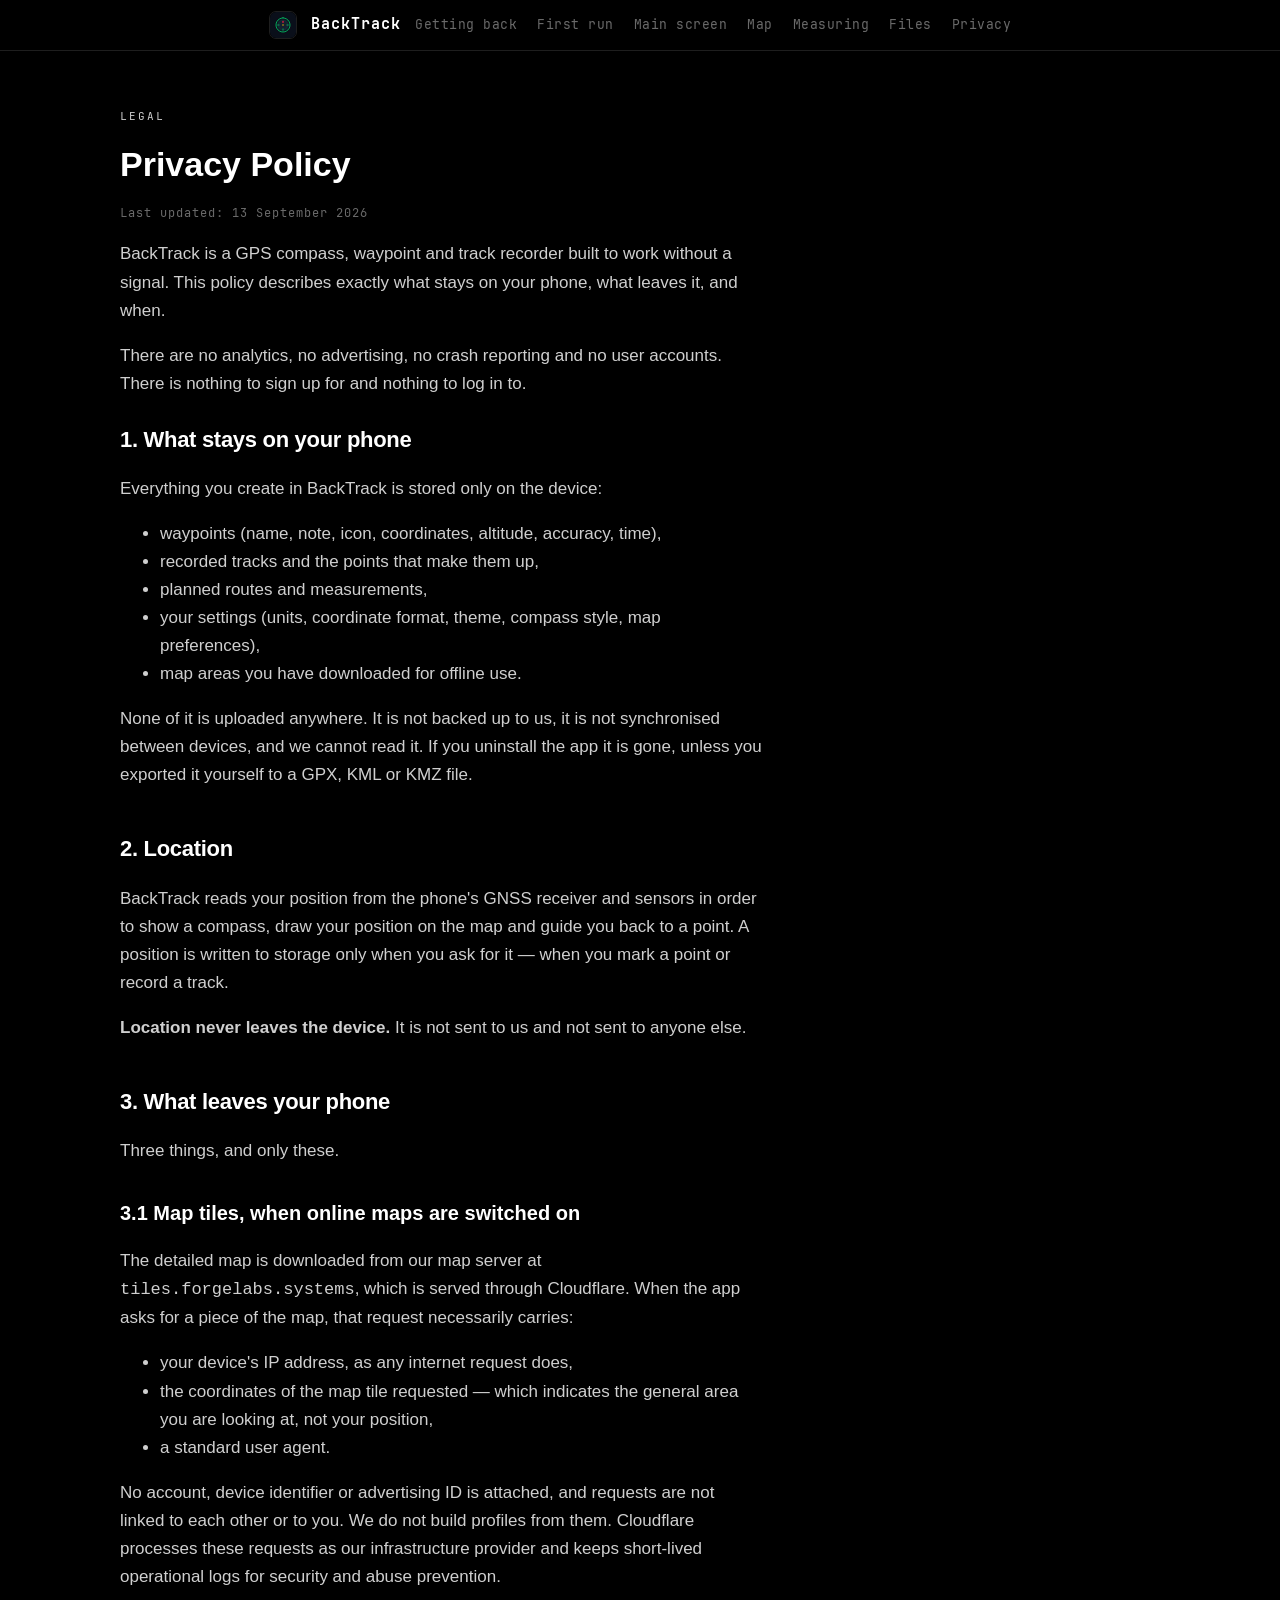
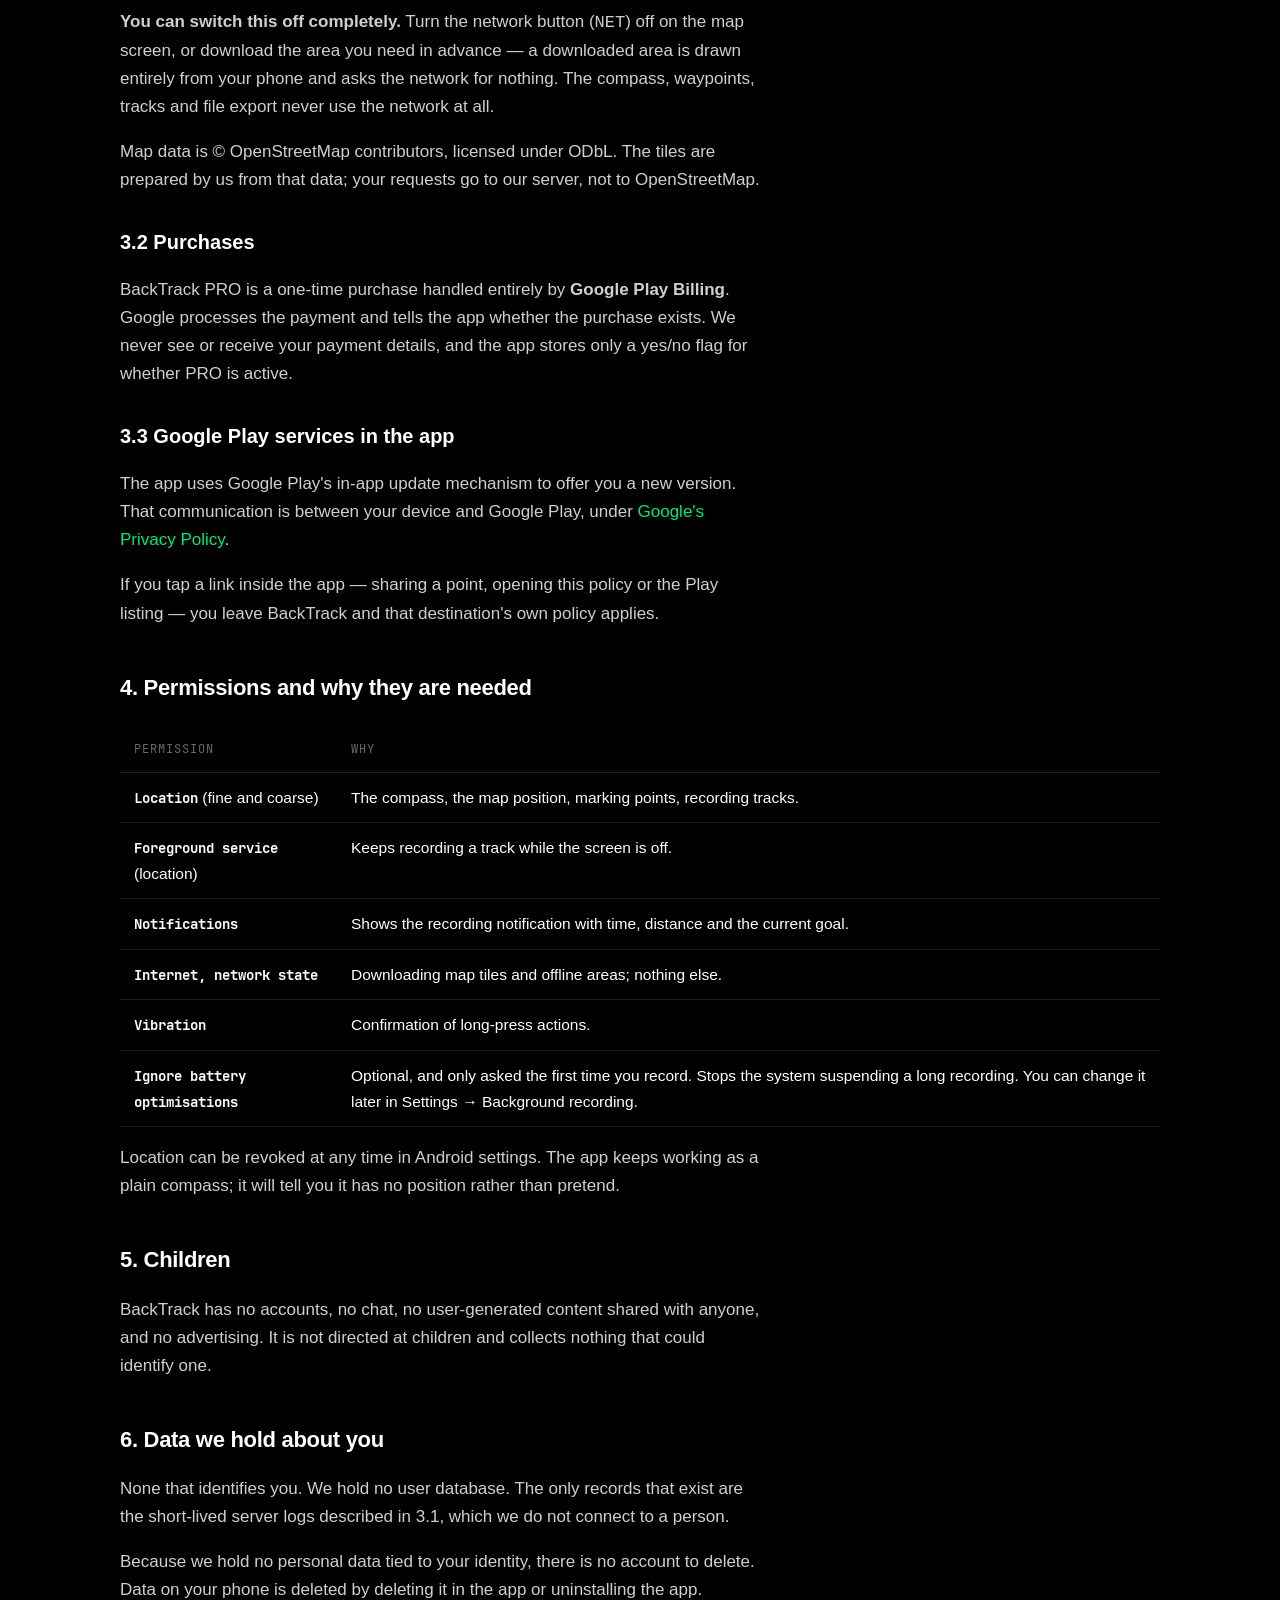
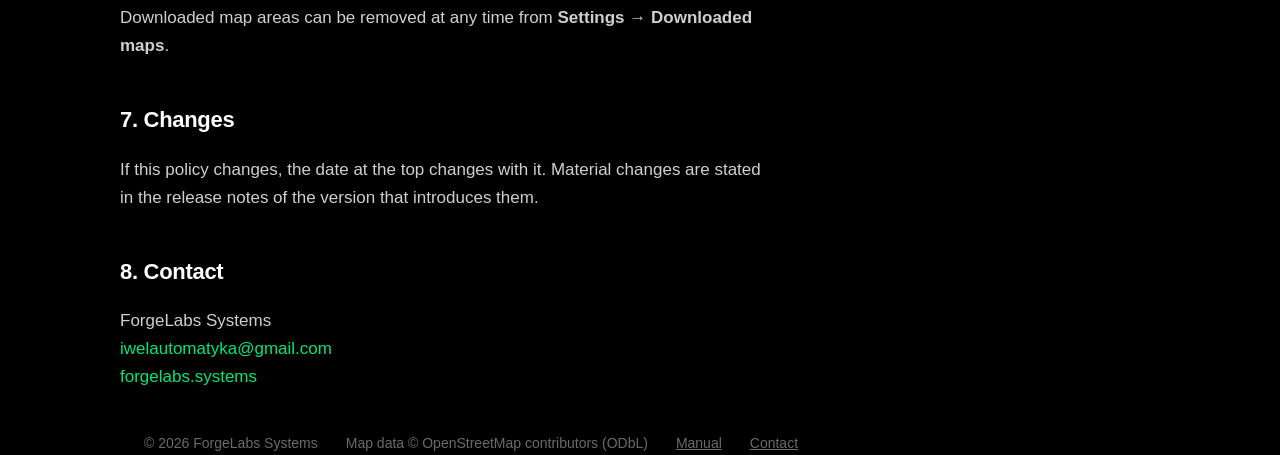
<file: privacy.html>
<!DOCTYPE html>
<html lang="en">
<head>
<meta charset="utf-8">
<meta name="viewport" content="width=device-width, initial-scale=1">
<title>Privacy Policy — BackTrack</title>
<meta name="description" content="What stays on your phone, what leaves it, and when. BackTrack has no accounts, no analytics, no advertising.">
<link rel="icon" type="image/svg+xml" href="assets/logo.svg">
<link rel="icon" type="image/png" sizes="32x32" href="assets/favicon-32.png">
<link rel="stylesheet" href="style.css">
<link rel="canonical" href="https://j1nek.github.io/backtrack-site/privacy.html">
<meta name="robots" content="index, follow">
<meta name="theme-color" content="#000000">
<link rel="apple-touch-icon" href="assets/logo-192.png">
<meta property="og:type" content="article">
<meta property="og:site_name" content="BackTrack">
<meta property="og:url" content="https://j1nek.github.io/backtrack-site/privacy.html">
<meta property="og:title" content="Privacy Policy — BackTrack">
<meta property="og:description" content="What stays on your phone, what leaves it, and when. No accounts, no analytics, no advertising.">
<meta property="og:image" content="https://j1nek.github.io/backtrack-site/assets/social-card.png">
</head>
<body>

<header class="appbar">
  <div class="wrap">
    <img src="assets/logo.svg" alt="" width="28" height="28">
    <span class="appname">BackTrack</span>
    <nav>
      <a href="index.html#back">Getting back</a>
      <a href="index.html#start">First run</a>
      <a href="index.html#main">Main screen</a>
      <a href="index.html#map">Map</a>
      <a href="index.html#measure">Measuring</a>
      <a href="index.html#files">Files</a>
      <a href="privacy.html">Privacy</a>
    </nav>
  </div>
</header>

<main class="wrap doc">
  <p class="kicker">Legal</p>
  <h1 style="font-size:34px;margin:0 0 8px">Privacy Policy</h1>
  <p class="updated">Last updated: 13 September 2026</p>

  <p>BackTrack is a GPS compass, waypoint and track recorder built to work without a signal.
  This policy describes exactly what stays on your phone, what leaves it, and when.</p>

  <p>There are no analytics, no advertising, no crash reporting and no user accounts. There is
  nothing to sign up for and nothing to log in to.</p>

  <h2>1. What stays on your phone</h2>
  <p>Everything you create in BackTrack is stored only on the device:</p>
  <ul>
    <li>waypoints (name, note, icon, coordinates, altitude, accuracy, time),</li>
    <li>recorded tracks and the points that make them up,</li>
    <li>planned routes and measurements,</li>
    <li>your settings (units, coordinate format, theme, compass style, map preferences),</li>
    <li>map areas you have downloaded for offline use.</li>
  </ul>
  <p>None of it is uploaded anywhere. It is not backed up to us, it is not synchronised between
  devices, and we cannot read it. If you uninstall the app it is gone, unless you exported it
  yourself to a GPX, KML or KMZ file.</p>

  <h2>2. Location</h2>
  <p>BackTrack reads your position from the phone's GNSS receiver and sensors in order to show a
  compass, draw your position on the map and guide you back to a point. A position is written to
  storage only when you ask for it — when you mark a point or record a track.</p>
  <p><b>Location never leaves the device.</b> It is not sent to us and not sent to anyone else.</p>

  <h2>3. What leaves your phone</h2>
  <p>Three things, and only these.</p>

  <h3>3.1 Map tiles, when online maps are switched on</h3>
  <p>The detailed map is downloaded from our map server at <code>tiles.forgelabs.systems</code>,
  which is served through Cloudflare. When the app asks for a piece of the map, that request
  necessarily carries:</p>
  <ul>
    <li>your device's IP address, as any internet request does,</li>
    <li>the coordinates of the map tile requested — which indicates the general area you are
        looking at, not your position,</li>
    <li>a standard user agent.</li>
  </ul>
  <p>No account, device identifier or advertising ID is attached, and requests are not linked to
  each other or to you. We do not build profiles from them. Cloudflare processes these requests
  as our infrastructure provider and keeps short-lived operational logs for security and abuse
  prevention.</p>
  <p><b>You can switch this off completely.</b> Turn the network button (<code>NET</code>) off on
  the map screen, or download the area you need in advance — a downloaded area is drawn entirely
  from your phone and asks the network for nothing. The compass, waypoints, tracks and file
  export never use the network at all.</p>
  <p>Map data is © OpenStreetMap contributors, licensed under ODbL. The tiles are prepared by us
  from that data; your requests go to our server, not to OpenStreetMap.</p>

  <h3>3.2 Purchases</h3>
  <p>BackTrack PRO is a one-time purchase handled entirely by <b>Google Play Billing</b>. Google
  processes the payment and tells the app whether the purchase exists. We never see or receive
  your payment details, and the app stores only a yes/no flag for whether PRO is active.</p>

  <h3>3.3 Google Play services in the app</h3>
  <p>The app uses Google Play's in-app update mechanism to offer you a new version. That
  communication is between your device and Google Play, under
  <a href="https://policies.google.com/privacy">Google's Privacy Policy</a>.</p>
  <p>If you tap a link inside the app — sharing a point, opening this policy or the Play listing —
  you leave BackTrack and that destination's own policy applies.</p>

  <h2>4. Permissions and why they are needed</h2>
  <table>
    <tr><th>Permission</th><th>Why</th></tr>
    <tr><td><b>Location</b> (fine and coarse)</td><td>The compass, the map position, marking points, recording tracks.</td></tr>
    <tr><td><b>Foreground service</b> (location)</td><td>Keeps recording a track while the screen is off.</td></tr>
    <tr><td><b>Notifications</b></td><td>Shows the recording notification with time, distance and the current goal.</td></tr>
    <tr><td><b>Internet, network state</b></td><td>Downloading map tiles and offline areas; nothing else.</td></tr>
    <tr><td><b>Vibration</b></td><td>Confirmation of long-press actions.</td></tr>
    <tr><td><b>Ignore battery optimisations</b></td><td>Optional, and only asked the first time you record. Stops the system suspending a long recording. You can change it later in Settings → Background recording.</td></tr>
  </table>
  <p>Location can be revoked at any time in Android settings. The app keeps working as a plain
  compass; it will tell you it has no position rather than pretend.</p>

  <h2>5. Children</h2>
  <p>BackTrack has no accounts, no chat, no user-generated content shared with anyone, and no
  advertising. It is not directed at children and collects nothing that could identify one.</p>

  <h2>6. Data we hold about you</h2>
  <p>None that identifies you. We hold no user database. The only records that exist are the
  short-lived server logs described in 3.1, which we do not connect to a person.</p>
  <p>Because we hold no personal data tied to your identity, there is no account to delete. Data
  on your phone is deleted by deleting it in the app or uninstalling the app. Downloaded map
  areas can be removed at any time from <b>Settings → Downloaded maps</b>.</p>

  <h2>7. Changes</h2>
  <p>If this policy changes, the date at the top changes with it. Material changes are stated in
  the release notes of the version that introduces them.</p>

  <h2>8. Contact</h2>
  <p>ForgeLabs Systems<br>
  <a href="mailto:iwelautomatyka@gmail.com">iwelautomatyka@gmail.com</a><br>
  <a href="https://www.forgelabs.systems/">forgelabs.systems</a></p>
</main>

<footer class="wrap">
  <div class="row">
    <span>© 2026 ForgeLabs Systems</span>
    <span>Map data © OpenStreetMap contributors (ODbL)</span>
    <a href="index.html">Manual</a>
    <a href="mailto:iwelautomatyka@gmail.com">Contact</a>
  </div>
</footer>

</body>
</html>
</file>
<file: style.css>
/* ──────────────────────────────────────────────────────────────────────────
   BackTrack — strona produktu i instrukcja obslugi.

   Kolory nie sa dobrane do strony; sa WYJETE Z APLIKACJI (ui/theme/Color.kt,
   TacticalPalette). Czarne tlo, wegiel na kartach, zielen 0xFF00E676, szary
   podpis 0x6A6A6A. Tak samo czcionka: JetBrains Mono, ten sam plik, ktory
   siedzi w APK (SIL OFL 1.1). Chodzi o to, zeby ktos, kto trafi tu z Google
   Play, widzial ten sam przyrzad, a nie stronke o przyrzadzie.
   ────────────────────────────────────────────────────────────────────────── */

@font-face {
  font-family: 'JetBrains Mono';
  src: url('assets/fonts/jetbrains_mono.ttf') format('truetype');
  font-weight: 400;
  font-display: swap;
}
@font-face {
  font-family: 'JetBrains Mono';
  src: url('assets/fonts/jetbrains_mono_bold.ttf') format('truetype');
  font-weight: 700;
  font-display: swap;
}

:root {
  --bg: #000000;
  --card: #111111;
  --card-hi: #1a1a1a;
  --divider: #1e1e1e;
  --green: #00e676;
  --yellow: #ffd600;
  --red: #ff1744;
  --blue: #2979ff;
  --text: #ffffff;
  --sub: #6a6a6a;
  --sand: #cac0a0;   /* kolor ladu z mapy */
  --water: #7e9fbc;  /* kolor wody z mapy */
  --mono: 'JetBrains Mono', ui-monospace, Menlo, Consolas, monospace;
  --sans: -apple-system, BlinkMacSystemFont, 'Segoe UI', Roboto, Helvetica, Arial, sans-serif;
  --max: 1040px;
}

* { box-sizing: border-box; }

/* Obrazki trzymaja proporcje, zawsze i bez wyjatkow.
   Atrybuty width/height w HTML sa po to, zeby przegladarka zarezerwowala miejsce zanim
   plik dojdzie - ale bez height:auto ten drugi zaczyna dyktowac wysokosc renderowana i
   kazdy zrzut szerszy niz jego ramka wychodzi rozciagniety. Regula globalna, bo laczenie
   tego z kazda ramka z osobna konczy sie tak, ze nastepna nowa ramka znowu o tym zapomni. */
img { max-width: 100%; height: auto; }

html { scroll-behavior: smooth; }

body {
  margin: 0;
  background: var(--bg);
  color: var(--text);
  font-family: var(--sans);
  font-size: 17px;
  line-height: 1.65;
  -webkit-font-smoothing: antialiased;
}

a { color: var(--green); text-decoration: none; }
a:hover { text-decoration: underline; }

.wrap { max-width: var(--max); margin: 0 auto; padding: 0 24px; }

/* ── nagłowek ─────────────────────────────────────────────────────────── */
/* ── hero ─────────────────────────────────────────────────────────────── */
.hero { padding: 72px 0 56px; border-bottom: 1px solid var(--divider); }
.hero h1 {
  font-size: clamp(34px, 6vw, 56px); line-height: 1.08; margin: 0 0 18px;
  letter-spacing: -0.5px;
}
.hero .lead { font-size: clamp(18px, 2.4vw, 21px); color: #cfcfcf; max-width: 62ch; margin: 0 0 14px; }
.hero .sub { color: var(--sub); max-width: 62ch; margin: 0 0 30px; }
.hero-grid { display: grid; grid-template-columns: 1.15fr 0.85fr; gap: 48px; align-items: center; }
/* Zdjecie w naglowku dostaje sufit, bo proporcje to nie wszystko.
   Kolumna ma 400 px, wiec zrzut telefonu renderowal sie 400x786 - proporcje idealne, a
   mimo to wieksze niz okno przegladarki jest wysokie: na ekranie widac bylo powiekszony
   wycinek tarczy i nic poza tym. Sufit w pikselach trzyma go w rozmiarze telefonu, sufit
   w jednostkach okna gwarantuje, ze zmiesci sie w pierwszym ekranie takze na niskim oknie. */
.hero-shot img {
  /* OBA wymiary auto - inaczej sufit wysokosci sciska obrazek.
     Bylo `width: 100%` razem z `max-height: 78vh`. To sie wyklucza: szerokosc
     ustala wtedy kolumna, wysokosc liczy sie z proporcji, a potem sufit
     PRZYCINA sama wysokosc i nie rusza szerokosci - zdjecie telefonu robilo
     sie szersze niz wysokie. Zglosil to wlasciciel, widac to golym okiem.
     Przy width i height na auto przegladarka stosuje oba sufity
     proporcjonalnie i ksztalt zostaje. */
  width: auto; height: auto;
  max-width: min(400px, 100%); max-height: 78vh;
  display: block; margin: 0 auto;
  border-radius: 20px; border: 1px solid var(--divider);
}

.badges { display: flex; flex-wrap: wrap; gap: 12px; align-items: center; }
.btn {
  display: inline-flex; align-items: center; gap: 10px;
  font-family: var(--mono); font-weight: 700; font-size: 14px; letter-spacing: 1px;
  padding: 13px 22px; border-radius: 10px;
  background: var(--green); color: #000; border: 1px solid var(--green);
}
.btn:hover { text-decoration: none; filter: brightness(1.08); }
.btn.ghost { background: transparent; color: var(--green); }
.btn.ghost:hover { background: rgba(0,230,118,0.08); }

/* ── sekcje ───────────────────────────────────────────────────────────── */
section { padding: 64px 0; border-bottom: 1px solid var(--divider); }
.kicker {
  font-family: var(--mono); font-size: 11px; letter-spacing: 2px;
  text-transform: uppercase; color: var(--sub); margin: 0 0 10px;
}
h2 { font-size: clamp(26px, 3.4vw, 34px); margin: 0 0 14px; letter-spacing: -0.3px; }
h3 { font-size: 20px; margin: 32px 0 8px; }
p { max-width: 68ch; }
.muted { color: var(--sub); }

/* ── zrzut z opisanymi przyciskami ────────────────────────────────────── */
.shot {
  display: grid; grid-template-columns: minmax(240px, 340px) 1fr;
  gap: 36px; align-items: start; margin-top: 28px;
}
.shot .frame {
  position: relative; border-radius: 22px; overflow: hidden;
  border: 1px solid #262626; background: var(--card);
}
.shot .frame img { display: block; width: 100%; height: auto; }

/* Kropki lezace NA zrzucie - pozycja w procentach, wiec obrazek moze zmienic
   rozmiar, a opisy zostaja tam, gdzie byly. */
.pin {
  position: absolute; transform: translate(-50%, -50%);
  width: 26px; height: 26px; border-radius: 50%;
  background: var(--green); color: #000;
  font-family: var(--mono); font-weight: 700; font-size: 13px;
  display: grid; place-items: center;
  box-shadow: 0 0 0 3px rgba(0,0,0,0.75), 0 2px 10px rgba(0,0,0,0.6);
}

ol.legend { list-style: none; counter-reset: p; margin: 0; padding: 0; }
ol.legend li {
  counter-increment: p; position: relative;
  padding: 0 0 18px 44px; margin: 0;
}
ol.legend li::before {
  content: counter(p);
  position: absolute; left: 0; top: 2px;
  width: 26px; height: 26px; border-radius: 50%;
  background: transparent; color: var(--green);
  border: 1px solid var(--green);
  font-family: var(--mono); font-weight: 700; font-size: 13px;
  display: grid; place-items: center;
}
ol.legend b { font-family: var(--mono); font-size: 14px; letter-spacing: 0.5px; }
ol.legend span { display: block; color: var(--sub); font-size: 15px; line-height: 1.55; }

/* ── karty ────────────────────────────────────────────────────────────── */
.cards { display: grid; grid-template-columns: repeat(auto-fit, minmax(260px, 1fr)); gap: 18px; margin-top: 26px; }
.card {
  background: var(--card); border: 1px solid var(--divider);
  border-radius: 14px; padding: 22px;
}
.card h4 { margin: 0 0 8px; font-family: var(--mono); font-size: 14px; letter-spacing: 1px; color: var(--green); }
.card p { margin: 0; color: #cfcfcf; font-size: 15.5px; }

/* ── PRO ──────────────────────────────────────────────────────────────── */
.pro {
  background: linear-gradient(180deg, rgba(0,230,118,0.07), rgba(0,0,0,0));
  border: 1px solid rgba(0,230,118,0.35); border-radius: 18px;
  padding: 32px; margin-top: 26px;
}
.pro .price { font-family: var(--mono); font-size: 13px; letter-spacing: 2px; color: var(--green); }
.pro ul { list-style: none; padding: 0; margin: 18px 0 0; }
.pro li { padding-left: 26px; position: relative; margin-bottom: 10px; color: #cfcfcf; }
.pro li::before { content: '✓'; position: absolute; left: 0; color: var(--green); font-weight: 700; }
.pro .free { margin-top: 22px; padding-top: 18px; border-top: 1px solid var(--divider); }

/* ── tabela ───────────────────────────────────────────────────────────── */
table { width: 100%; border-collapse: collapse; margin-top: 22px; font-size: 15.5px; }
th, td { text-align: left; padding: 12px 14px; border-bottom: 1px solid var(--divider); vertical-align: top; }
th { font-family: var(--mono); font-size: 12px; letter-spacing: 1px; text-transform: uppercase; color: var(--sub); font-weight: 400; }
td b { font-family: var(--mono); font-size: 14px; }

/* ── stopka ───────────────────────────────────────────────────────────── */
footer { padding: 44px 0 64px; color: var(--sub); font-size: 14px; }
footer a { color: var(--sub); text-decoration: underline; }
footer a:hover { color: var(--green); }
footer .row { display: flex; flex-wrap: wrap; gap: 18px 28px; align-items: center; }

/* ── proza polityki prywatnosci ───────────────────────────────────────── */
.doc { padding: 56px 0 24px; }
.doc h2 { margin-top: 42px; font-size: 22px; }
.doc h2:first-of-type { margin-top: 24px; }
.doc p, .doc li { color: #cfcfcf; }
.doc ul { max-width: 68ch; }
.doc .updated { font-family: var(--mono); font-size: 12px; letter-spacing: 1px; color: var(--sub); }

@media (max-width: 860px) {
  .hero-grid { grid-template-columns: 1fr; gap: 32px; }
  .hero-shot { max-width: 320px; }
  .shot { grid-template-columns: 1fr; }
  .shot .frame { max-width: 340px; }
}

/* ── ikona aplikacji w naglowku sekcji hero ───────────────────────────── */
.appbar { display: flex; align-items: center; gap: 16px; margin: 0 0 22px; }
.appbar img {
  width: 76px; height: 76px; border-radius: 18px;
  border: 1px solid var(--divider);
  box-shadow: 0 6px 24px rgba(0,0,0,0.6);
}
.appname {
  font-family: var(--mono); font-weight: 700; font-size: 20px;
  letter-spacing: 1px; margin: 0 0 2px;
}

/* galeria zrzutow */
.gallery {
  display: grid; grid-template-columns: repeat(auto-fill, minmax(200px, 1fr));
  gap: 26px; margin-top: 28px;
}
.gallery figure { margin: 0; }
.gallery img {
  width: 100%; height: auto; display: block; border-radius: 14px;
  border: 1px solid #262626; background: var(--card);
}
.gallery figcaption { margin-top: 10px; }
.gallery b {
  display: block; font-family: var(--mono); font-size: 13px;
  letter-spacing: 0.5px; color: var(--text); margin-bottom: 3px;
}
.gallery span { color: var(--sub); font-size: 14px; line-height: 1.5; }

/* ───────────────────────────────────────────────────────────────
   Pasek na gorze strony.
   Poprzednia wersja .appbar byla wierszem logo + nazwa w tresci, bez
   nawigacji; instrukcja ma kilkanascie sekcji i bez spisu na gorze
   czyta sie ja przewijaniem na oslep. Regula ponizej NADPISUJE rozmiar
   logo, bo 76 px z tamtego ukladu w pasku wyglada jak pomylka.
   ─────────────────────────────────────────────────────────────── */
header.appbar {
  position: sticky; top: 0; z-index: 20;
  margin: 0; padding: 10px 0;
  background: rgba(0,0,0,0.92);
  backdrop-filter: blur(8px);
  border-bottom: 1px solid var(--divider);
}
header.appbar .wrap {
  display: flex; align-items: center; gap: 14px; flex-wrap: wrap;
}
header.appbar img { width: 28px; height: 28px; border-radius: 7px; box-shadow: none; }
header.appbar .appname {
  font-family: var(--mono); font-weight: 700; letter-spacing: 1px;
  font-size: 15px; color: var(--text);
}
header.appbar nav {
  display: flex; flex-wrap: wrap; gap: 4px 20px; margin-left: auto;
  /* min-width: 0 jest tu konieczne, nie kosmetyczne.
     Element flex ma domyslnie min-width: auto, wiec ODMAWIA zwezenia
     ponizej szerokosci swojej tresci: szesc linkow z white-space: nowrap
     rozpychalo cala strone i przy 400 px tekst akapitow wychodzil poza
     prawa krawedz. Zmierzone renderem - 23 wiersze tresci dotykaly
     krawedzi okna. */
  min-width: 0;
}
header.appbar nav a {
  font-family: var(--mono); font-size: 13px; letter-spacing: 0.5px;
  color: var(--sub); text-decoration: none; white-space: nowrap;
  padding: 4px 0; border-bottom: 1px solid transparent;
}
header.appbar nav a:hover { color: var(--green); border-bottom-color: var(--green); }

/* Podtytul w sekcji instrukcji - h3 wewnatrz .shot stoi nad akapitem
   i nie ma byc tak duzy jak naglowek sekcji. */
.shot h3 {
  margin: 0 0 10px; font-family: var(--mono); font-size: 14px;
  letter-spacing: 1px; color: var(--green); text-transform: uppercase;
}
.shot h3 ~ h3 { margin-top: 22px; }
.shot ul { margin: 10px 0 0; padding-left: 20px; }
.shot li { margin-bottom: 6px; }
.shot code {
  font-family: var(--mono); font-size: 0.9em;
  background: var(--card-hi); padding: 1px 5px; border-radius: 4px;
}

@media (max-width: 640px) {
  /* Na waskim ekranie nawigacja dostaje wlasny wiersz - szesc pozycji obok
     nazwy aplikacji i tak by sie nie zmiescilo, a zawiniete w polowie czyta
     sie gorzej niz przeniesione w calosci. */
  header.appbar nav { margin-left: 0; gap: 4px 14px; width: 100%; }
  header.appbar nav a { font-size: 12px; }
}
</file>
